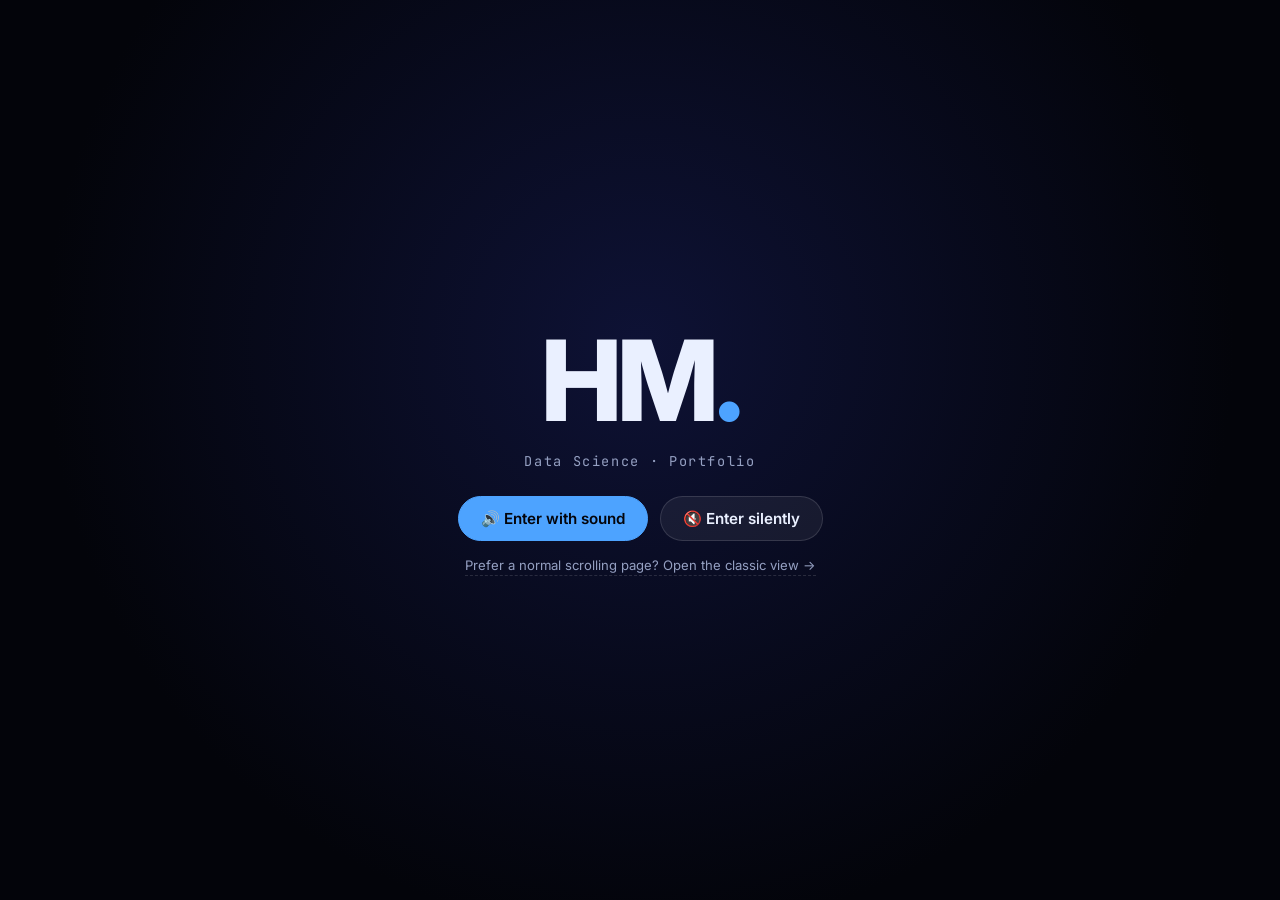
<file: index.html>
<!DOCTYPE html>
<html lang="en">
<head>
  <meta charset="UTF-8" />
  <meta name="viewport" content="width=device-width, initial-scale=1, viewport-fit=cover" />
  <title>HARISHMA M | Portfolio</title>
  <meta name="description" content="Portfolio of Harishma M - Data Science student. Explore it as a 3D cube or fly through it in a game world." />
  <meta name="theme-color" content="#04050b" />
  <link rel="preconnect" href="https://fonts.googleapis.com" />
  <link href="https://fonts.googleapis.com/css2?family=Inter:wght@400;500;600;700;800&family=JetBrains+Mono:wght@500&display=swap" rel="stylesheet" />
  <link rel="stylesheet" href="world.css" />
</head>
<body class="mode-cube">
  <canvas id="space" aria-hidden="true"></canvas>

  <!-- ENTRY GATE (also unlocks sound, which browsers only allow after a click) -->
  <div id="gate">
    <div class="g-in">
      <div class="g-logo">HM<i>.</i></div>
      <p class="g-sub">Data Science · Portfolio</p>
      <div class="g-btns">
        <button id="gSound" class="btn primary" type="button">🔊 Enter with sound</button>
        <button id="gSilent" class="btn" type="button">🔇 Enter silently</button>
      </div>
      <a class="g-classic" href="classic.html">Prefer a normal scrolling page? Open the classic view →</a>
    </div>
  </div>

  <header class="hud">
    <div class="brand" id="brand" title="HARISHMA M">
      <b><span class="full">HARISHMA M</span><span class="short">HM.</span></b><small>Data Science · Portfolio</small>
    </div>
    <nav class="tools" aria-label="Controls">
      <button id="bMode" class="tbtn" type="button" aria-label="Switch mode"><span class="ic">🚀</span><span class="lbl">Game mode</span></button>
      <button id="bSound" class="tbtn" type="button" aria-label="Toggle sound"><span class="ic">🔇</span><span class="lbl">Sound</span></button>
      <button id="bAch" class="tbtn" type="button" aria-label="Achievements"><span class="ic">🏆</span><span class="lbl" id="achCount">0/6</span></button>
      <a id="bClassic" class="tbtn" href="classic.html"><span class="ic">📄</span><span class="lbl">Classic view</span></a>
      <a id="bResume" class="tbtn solid" href="Harishma_M.pdf" download><span class="ic">⬇</span><span class="lbl">Résumé</span></a>
    </nav>
  </header>

  <main id="stage">
    <div id="scene" aria-label="3D cube. Drag to rotate, click a face to open it.">
      <div id="cube"></div>
      <div class="floor" aria-hidden="true"></div>
    </div>
  </main>

  <nav id="facenav" aria-label="Sections"></nav>
  <p id="hint"></p>
  <button id="dock" type="button" hidden></button>

  <!-- SECTION PANEL -->
  <div id="panel" role="dialog" aria-modal="true" aria-labelledby="pTitle">
    <div class="sheet" id="sheet"></div>
  </div>

  <!-- ACHIEVEMENTS -->
  <aside id="ach" aria-label="Achievements" hidden></aside>
  <div id="toast" role="status" aria-live="polite"></div>

  <!-- HIDDEN TERMINAL -->
  <div id="term" role="dialog" aria-label="Terminal" aria-hidden="true">
    <div class="t-bar"><i></i><i></i><i></i><span>harishma@portfolio:~</span><button id="tClose" type="button" aria-label="Close terminal">✕</button></div>
    <div id="tout" class="t-out"></div>
    <label class="t-row"><span>❯</span><input id="tin" type="text" autocomplete="off" autocapitalize="off" spellcheck="false" aria-label="Terminal input" /></label>
  </div>

  <noscript><p style="position:fixed;inset:0;z-index:999;display:grid;place-items:center;background:#04050b;color:#fff;font-family:sans-serif;text-align:center;padding:24px">This interactive version needs JavaScript. <a style="color:#7cc4ff" href="classic.html">Open the classic view</a>.</p></noscript>
  <script src="world.js"></script>
</body>
</html>
</file>
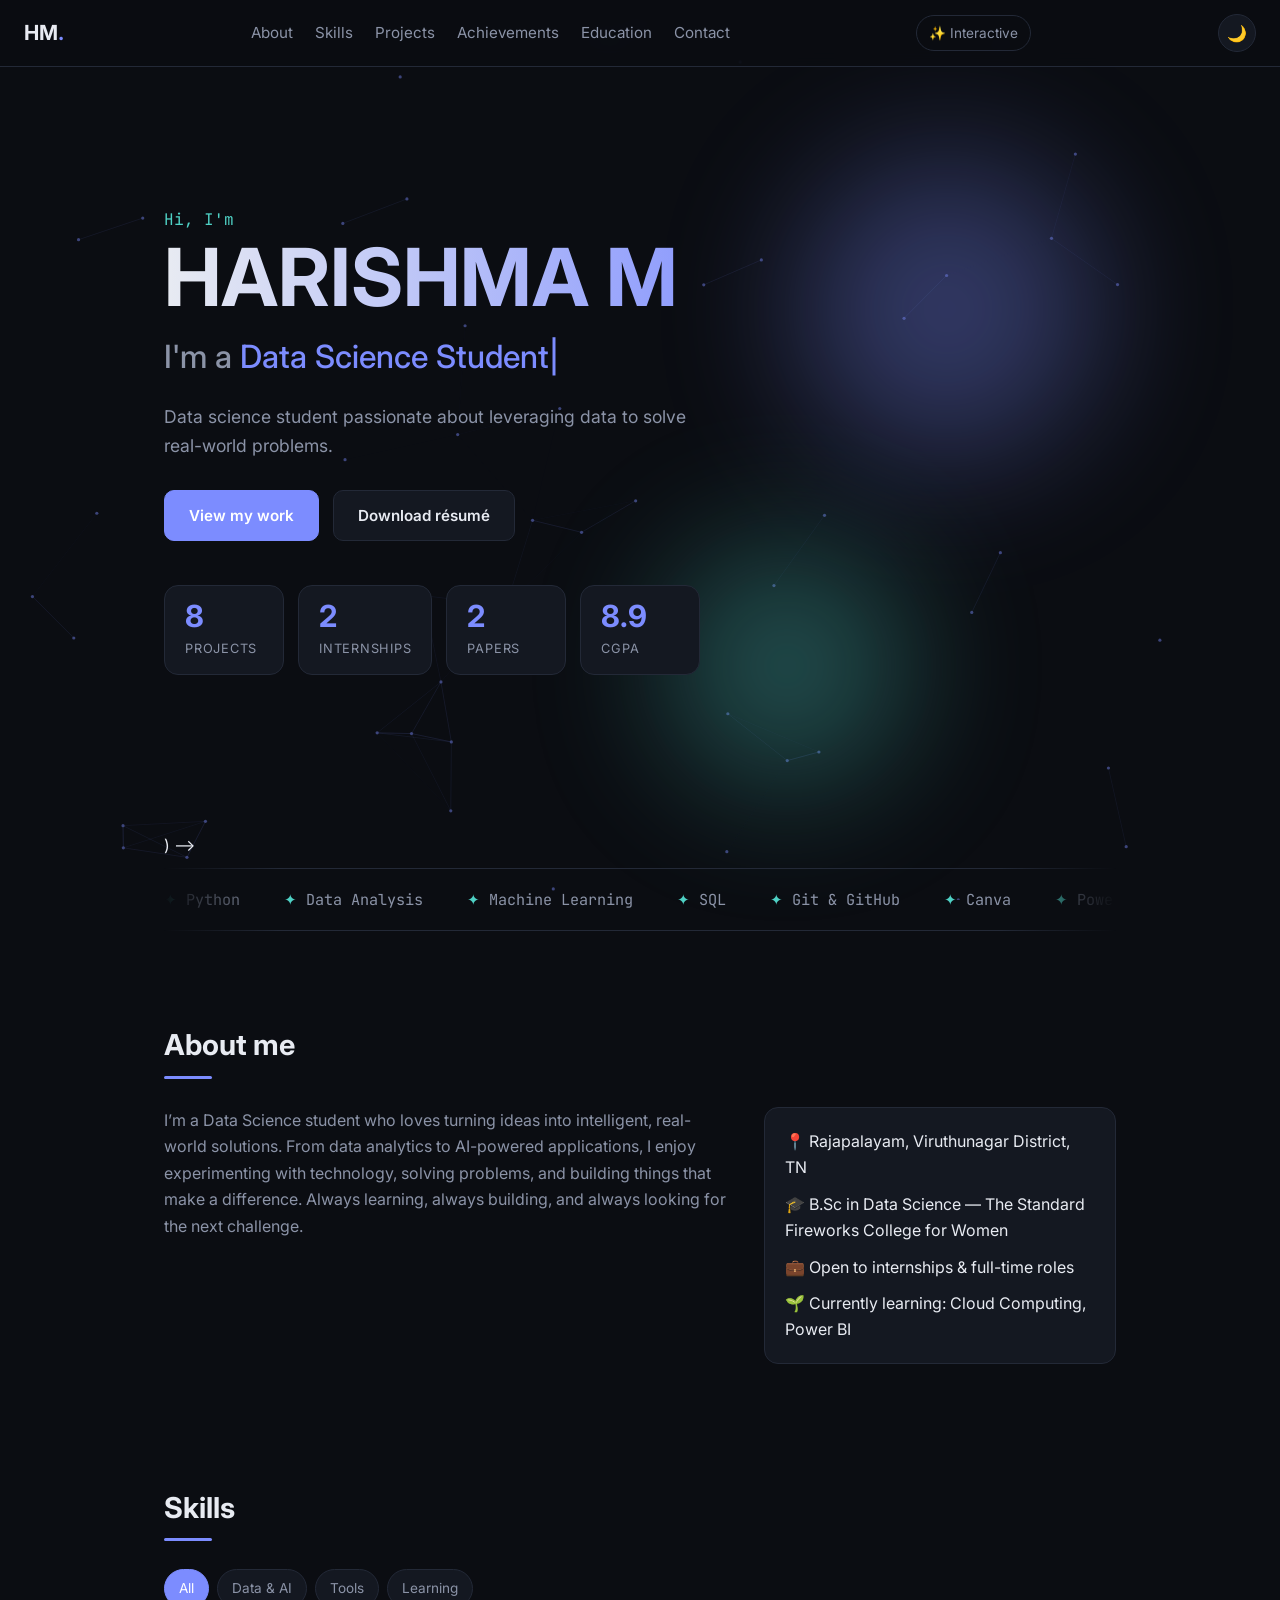
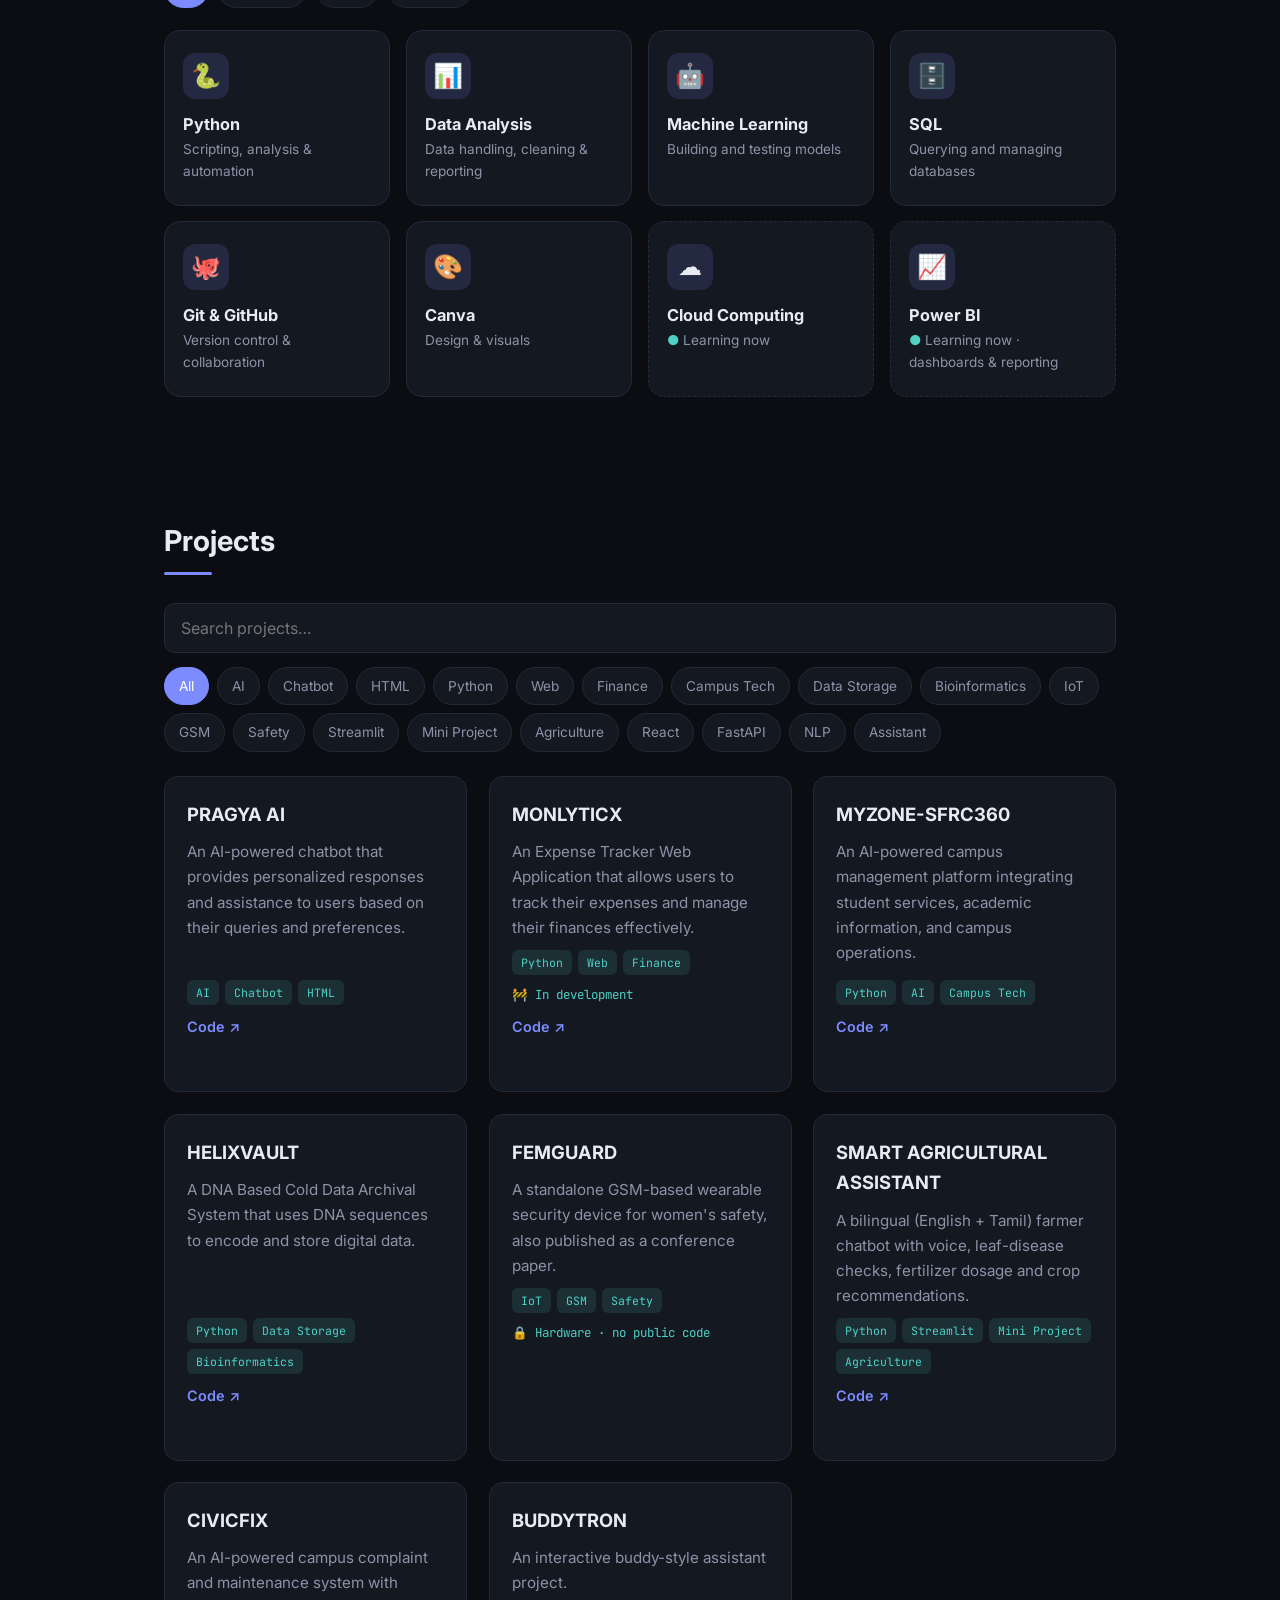
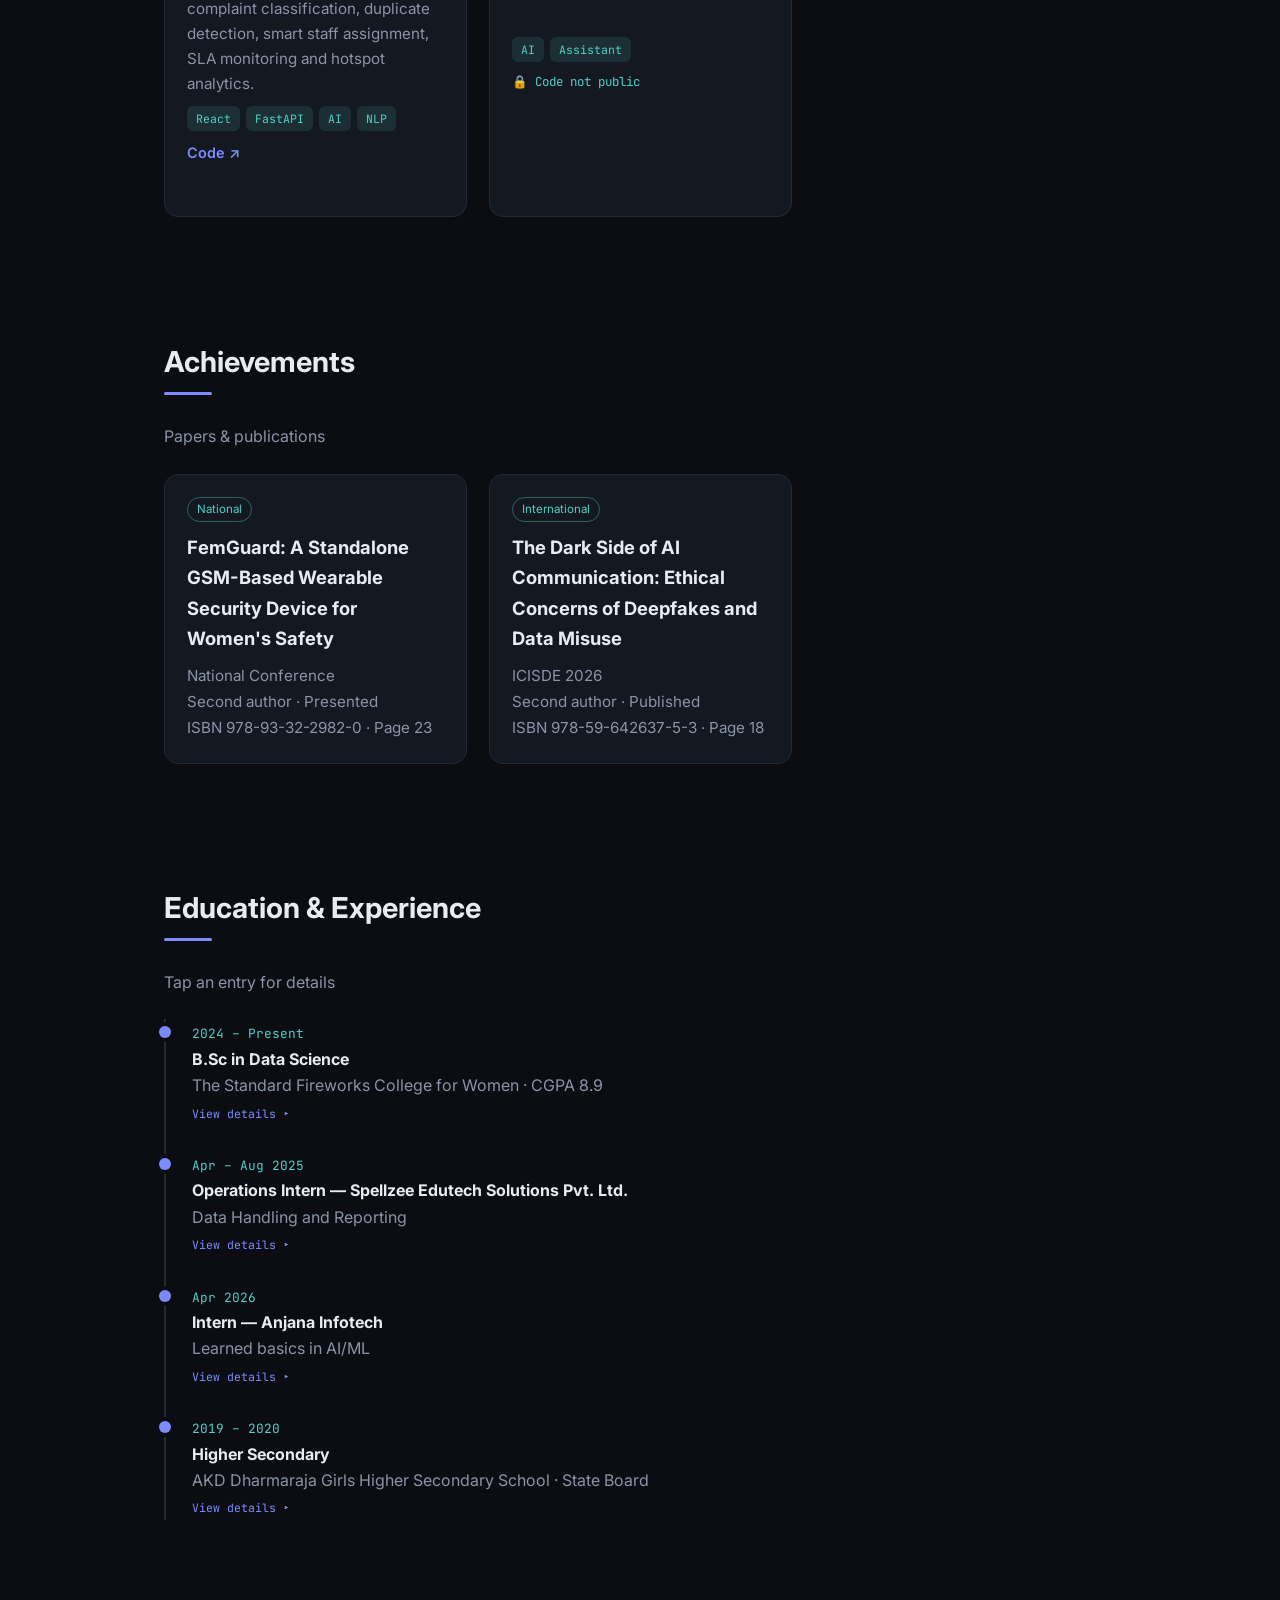
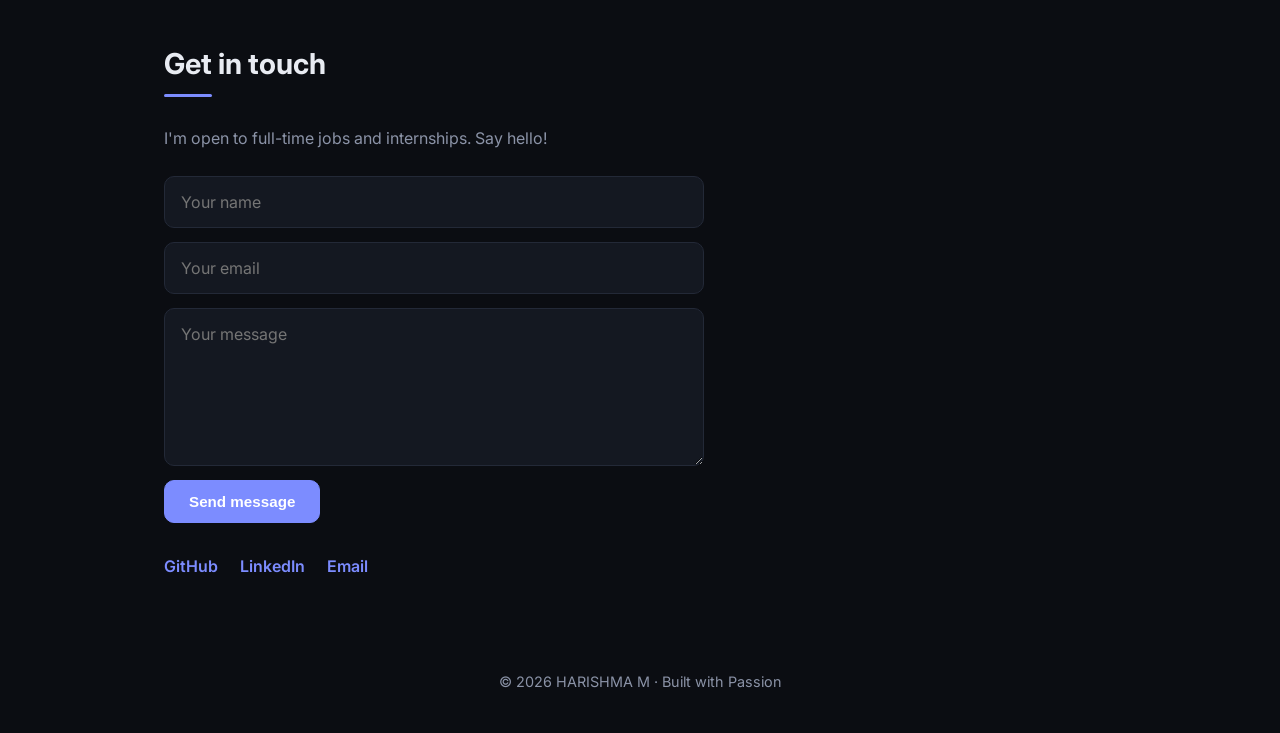
<file: classic.html>
<!DOCTYPE html>
<html lang="en" data-theme="dark">
<head>
  <meta charset="UTF-8" />
  <meta name="viewport" content="width=device-width, initial-scale=1" />
  <title>HARISHMA M | Portfolio</title>
  <meta name="description" content="Classic view of HARISHMA M's portfolio: Data Science student, projects and achievements." />
  <link rel="preconnect" href="https://fonts.googleapis.com" />
  <link href="https://fonts.googleapis.com/css2?family=Inter:wght@400;500;600;700&family=JetBrains+Mono:wght@500&display=swap" rel="stylesheet" />
  <style>
:root {
  --bg: #0b0d12;
  --surface: #141821;
  --border: #232937;
  --text: #e8ebf2;
  --muted: #8b93a7;
  --accent: #7c8cff;
  --accent2: #4fd1c5;
  --radius: 14px;
}
[data-theme="light"] {
  --bg: #f6f7fb;
  --surface: #ffffff;
  --border: #e2e5ee;
  --text: #161a24;
  --muted: #5d667a;
  --accent: #4f5bd5;
  --accent2: #0d9488;
}
* { box-sizing: border-box; margin: 0; padding: 0; }
html { scroll-behavior: smooth; scroll-padding-top: 80px; }
body {
  font-family: "Inter", system-ui, sans-serif;
  background: var(--bg);
  color: var(--text);
  line-height: 1.65;
  transition: background .3s, color .3s;
}
a { color: inherit; text-decoration: none; }
main, footer { max-width: 1000px; margin: 0 auto; padding: 0 24px; }
section { padding: 90px 0 30px; }

/* NAV */
.nav {
  position: sticky; top: 0; z-index: 10;
  display: flex; align-items: center; justify-content: space-between;
  padding: 14px 24px;
  background: color-mix(in srgb, var(--bg) 80%, transparent);
  backdrop-filter: blur(10px);
  border-bottom: 1px solid var(--border);
}
.logo { font-weight: 700; font-size: 1.3rem; }
.logo span { color: var(--accent); }
.nav nav { display: flex; gap: 22px; }
.nav nav a { color: var(--muted); font-size: .95rem; transition: color .2s; }
.nav nav a:hover { color: var(--text); }
#themeToggle {
  background: var(--surface); border: 1px solid var(--border);
  border-radius: 50%; width: 38px; height: 38px; cursor: pointer; font-size: 1rem;
}

/* HERO */
.hero { padding-top: 140px; min-height: 85vh; }
.eyebrow { font-family: "JetBrains Mono", monospace; color: var(--accent2); }
.hero h1 {
  font-size: clamp(2.8rem, 8vw, 5rem); line-height: 1.1;
  background: linear-gradient(90deg, var(--text), var(--accent));
  -webkit-background-clip: text; background-clip: text; color: transparent;
}
.hero h2 { font-size: clamp(1.3rem, 3.5vw, 2rem); font-weight: 500; color: var(--muted); margin: 10px 0 18px; }
#typed { color: var(--accent); }
.cursor { animation: blink 1s steps(1) infinite; color: var(--accent); }
@keyframes blink { 50% { opacity: 0; } }
.lead { max-width: 560px; color: var(--muted); font-size: 1.1rem; }
.lead.small { font-size: 1rem; margin-bottom: 24px; }
.cta { display: flex; gap: 14px; margin-top: 30px; flex-wrap: wrap; }
.btn {
  display: inline-block; padding: 12px 24px; border-radius: 10px;
  border: 1px solid var(--border); background: var(--surface);
  font-weight: 600; cursor: pointer; font-size: .95rem; color: var(--text);
  transition: transform .2s, border-color .2s;
}
.btn:hover { transform: translateY(-2px); border-color: var(--accent); }
.btn.primary { background: var(--accent); border-color: var(--accent); color: #fff; }

.section-title { font-size: 1.8rem; margin-bottom: 28px; position: relative; padding-bottom: 10px; }
.section-title::after { content: ""; position: absolute; left: 0; bottom: 0; width: 48px; height: 3px; border-radius: 3px; background: var(--accent); }

/* ABOUT */
.about-grid { display: grid; grid-template-columns: 1.6fr 1fr; gap: 36px; color: var(--muted); }
.facts { list-style: none; background: var(--surface); border: 1px solid var(--border); border-radius: var(--radius); padding: 20px; display: grid; gap: 10px; color: var(--text); }

/* SKILLS */
.skills { display: grid; grid-template-columns: repeat(auto-fit, minmax(280px, 1fr)); gap: 22px 40px; }
.skill-head { display: flex; justify-content: space-between; font-weight: 500; margin-bottom: 6px; }
.pct { color: var(--muted); font-family: "JetBrains Mono", monospace; font-size: .85rem; }
.bar { height: 8px; background: var(--surface); border: 1px solid var(--border); border-radius: 8px; overflow: hidden; }
.fill { height: 100%; width: 0; background: linear-gradient(90deg, var(--accent), var(--accent2)); border-radius: 8px; transition: width 1.2s cubic-bezier(.2,.8,.2,1); }

/* PROJECTS */
.controls { display: flex; gap: 14px; flex-wrap: wrap; margin-bottom: 24px; align-items: center; }
#search {
  flex: 1 1 220px; padding: 11px 16px; border-radius: 10px;
  border: 1px solid var(--border); background: var(--surface); color: var(--text); font: inherit;
}
#search:focus { outline: 2px solid var(--accent); }
.filters { display: flex; gap: 8px; flex-wrap: wrap; }
.chip {
  padding: 7px 14px; border-radius: 999px; border: 1px solid var(--border);
  background: var(--surface); color: var(--muted); cursor: pointer; font: inherit; font-size: .85rem;
}
.chip.active, .chip:hover { color: #fff; background: var(--accent); border-color: var(--accent); }
.grid { display: grid; grid-template-columns: repeat(auto-fill, minmax(290px, 1fr)); gap: 22px; }
.card {
  background: var(--surface); border: 1px solid var(--border); border-radius: var(--radius);
  padding: 22px; display: flex; flex-direction: column; gap: 10px;
  transition: transform .25s, border-color .25s, box-shadow .25s;
  animation: pop .4s ease both;
}
.card:hover { transform: translateY(-6px); border-color: var(--accent); box-shadow: 0 14px 30px -14px color-mix(in srgb, var(--accent) 50%, transparent); }
@keyframes pop { from { opacity: 0; transform: translateY(12px); } }
.card h4 { font-size: 1.15rem; }
.card p { color: var(--muted); font-size: .95rem; flex: 1; }
.tags { display: flex; flex-wrap: wrap; gap: 6px; }
.tags span { font-family: "JetBrains Mono", monospace; font-size: .72rem; color: var(--accent2); background: color-mix(in srgb, var(--accent2) 12%, transparent); padding: 3px 9px; border-radius: 6px; }
.links { display: flex; gap: 16px; font-weight: 600; font-size: .9rem; }
.links a { color: var(--accent); }
.links a:hover { text-decoration: underline; }
.empty { color: var(--muted); text-align: center; padding: 30px; }

/* TIMELINE */
.timeline { border-left: 2px solid var(--border); padding-left: 26px; display: grid; gap: 26px; }
.item { position: relative; }
.item::before { content: ""; position: absolute; left: -33px; top: 7px; width: 12px; height: 12px; border-radius: 50%; background: var(--accent); box-shadow: 0 0 0 4px var(--bg); }
.date { font-family: "JetBrains Mono", monospace; font-size: .8rem; color: var(--accent2); }
.item p { color: var(--muted); }

/* CONTACT */
.form { display: grid; gap: 14px; max-width: 540px; }
.form input, .form textarea {
  padding: 12px 16px; border-radius: 10px; border: 1px solid var(--border);
  background: var(--surface); color: var(--text); font: inherit; resize: vertical;
}
.form input:focus, .form textarea:focus { outline: 2px solid var(--accent); }
.form .btn { justify-self: start; }
.socials { display: flex; gap: 22px; margin-top: 30px; }
.socials a { color: var(--accent); font-weight: 600; }
.socials a:hover { text-decoration: underline; }
footer { text-align: center; color: var(--muted); padding: 60px 24px 40px; font-size: .9rem; }

/* SCROLL REVEAL */
.reveal { opacity: 0; transform: translateY(26px); transition: opacity .7s, transform .7s; }
.reveal.visible { opacity: 1; transform: none; }

@media (max-width: 700px) {
  .nav nav { display: none; }
  .about-grid { grid-template-columns: 1fr; }
  section { padding-top: 70px; }
}
@media (prefers-reduced-motion: reduce) {
  * { animation: none !important; transition: none !important; }
  .reveal { opacity: 1; transform: none; }
}

/* extras.css — loads AFTER style.css. Adds animations, skill cards, project modal, GitHub list. */

main, footer { position: relative; z-index: 1; }

/* ---------- Ambient layers ---------- */
#bg { position: fixed; inset: 0; width: 100%; height: 100%; z-index: 0; pointer-events: none; opacity: .55; }
#glow {
  position: fixed; top: 0; left: 0; width: 460px; height: 460px; z-index: 0; pointer-events: none;
  margin: -230px 0 0 -230px; border-radius: 50%;
  background: radial-gradient(circle, color-mix(in srgb, var(--accent, #7c8cff) 22%, transparent), transparent 65%);
  transform: translate3d(-999px, -999px, 0); will-change: transform;
}
#progress {
  position: fixed; top: 0; left: 0; height: 3px; width: 100%; z-index: 50;
  background: linear-gradient(90deg, var(--accent, #7c8cff), var(--accent2, #4fd1c5));
  transform: scaleX(0); transform-origin: 0 50%;
}

/* ---------- Nav active link ---------- */
.nav nav a { position: relative; }
.nav nav a::after {
  content: ""; position: absolute; left: 0; bottom: -4px; height: 2px; width: 100%;
  background: var(--accent, #7c8cff); transform: scaleX(0); transform-origin: left; transition: transform .3s;
}
.nav nav a.active { color: var(--text); }
.nav nav a.active::after, .nav nav a:hover::after { transform: scaleX(1); }

/* ---------- Hero stats ---------- */
.stats { display: flex; gap: 14px; flex-wrap: wrap; margin-top: 44px; }
.stat {
  min-width: 120px; padding: 14px 20px; border-radius: 14px;
  background: var(--surface); border: 1px solid var(--border);
  transition: transform .25s, border-color .25s;
}
.stat:hover { transform: translateY(-4px); border-color: var(--accent, #7c8cff); }
.stat b { display: block; font-size: 1.9rem; line-height: 1.1; color: var(--accent, #7c8cff); }
.stat span { font-size: .8rem; color: var(--muted); text-transform: uppercase; letter-spacing: .06em; }

/* Hero entrance */
.hero > * { animation: rise .8s cubic-bezier(.2,.8,.2,1) both; }
.hero > :nth-child(2) { animation-delay: .08s; }
.hero > :nth-child(3) { animation-delay: .16s; }
.hero > :nth-child(4) { animation-delay: .24s; }
.hero > :nth-child(5) { animation-delay: .32s; }
.hero > :nth-child(6) { animation-delay: .4s; }
@keyframes rise { from { opacity: 0; transform: translateY(22px); } }

/* ---------- Skills ---------- */
.skill-tabs { display: flex; gap: 8px; flex-wrap: wrap; margin-bottom: 22px; }
.skill-grid { display: grid; grid-template-columns: repeat(auto-fill, minmax(190px, 1fr)); gap: 16px; }
.skill-card {
  --mx: 50%; --my: 50%;
  position: relative; overflow: hidden; padding: 22px 18px; border-radius: 16px;
  background: var(--surface); border: 1px solid var(--border);
  transform: perspective(700px) rotateX(var(--rx, 0deg)) rotateY(var(--ry, 0deg)) translateY(var(--ty, 0));
  transition: transform .15s ease-out, border-color .3s, opacity .4s;
  cursor: default;
}
.skill-card::before {
  content: ""; position: absolute; inset: 0; pointer-events: none; opacity: 0; transition: opacity .3s;
  background: radial-gradient(180px circle at var(--mx) var(--my), color-mix(in srgb, var(--accent, #7c8cff) 28%, transparent), transparent 70%);
}
.skill-card:hover { --ty: -6px; border-color: var(--accent, #7c8cff); }
.skill-card:hover::before { opacity: 1; }
.skill-card .s-icon {
  display: inline-grid; place-items: center; width: 46px; height: 46px; font-size: 1.5rem; border-radius: 12px;
  background: color-mix(in srgb, var(--accent, #7c8cff) 14%, transparent); margin-bottom: 12px;
  transition: transform .3s;
}
.skill-card:hover .s-icon { transform: scale(1.15) rotate(-6deg); }
.skill-card h4 { font-size: 1.02rem; }
.skill-card p { color: var(--muted); font-size: .85rem; }
.skill-card.learning { border-style: dashed; }
.skill-card.learning p::before { content: "● "; color: var(--accent2, #4fd1c5); animation: pulse 1.6s infinite; }
@keyframes pulse { 50% { opacity: .25; } }
.skill-card.hide { display: none; }
.skill-card.pop-in { animation: pop2 .45s cubic-bezier(.2,.8,.2,1) both; animation-delay: calc(var(--i, 0) * 60ms); }
@keyframes pop2 { from { opacity: 0; transform: scale(.85) translateY(14px); } }

/* ---------- Project cards ---------- */
.card {
  position: relative; cursor: pointer;
  transform: perspective(800px) rotateX(var(--rx, 0deg)) rotateY(var(--ry, 0deg)) translateY(var(--ty, 0));
  transition: transform .15s ease-out, border-color .25s, box-shadow .25s;
  animation: cardIn .5s ease both; animation-delay: calc(var(--i, 0) * 80ms);
}
.card:hover { --ty: -6px; transform: perspective(800px) rotateX(var(--rx, 0deg)) rotateY(var(--ry, 0deg)) translateY(-6px); }
.card:focus-visible { outline: 2px solid var(--accent, #7c8cff); outline-offset: 3px; }
@keyframes cardIn { from { opacity: 0; } }
.card .hint { font-size: .75rem; color: var(--muted); opacity: 0; transition: opacity .25s; }
.card:hover .hint, .card:focus-visible .hint { opacity: 1; }
.badge {
  align-self: flex-start; font-size: .72rem; padding: 2px 9px; border-radius: 999px;
  color: var(--accent2, #4fd1c5); border: 1px solid color-mix(in srgb, var(--accent2, #4fd1c5) 40%, transparent);
}

/* ---------- More on GitHub ---------- */
.more { margin-top: 40px; }
.more h4 { margin-bottom: 14px; color: var(--muted); font-weight: 600; }
.more-list { display: grid; grid-template-columns: repeat(auto-fill, minmax(240px, 1fr)); gap: 12px; }
.more-list a {
  display: block; padding: 14px 16px; border-radius: 12px; background: var(--surface); border: 1px solid var(--border);
  transition: transform .2s, border-color .2s;
}
.more-list a:hover { transform: translateY(-3px); border-color: var(--accent, #7c8cff); }
.more-list b { display: block; }
.more-list small { color: var(--muted); }

/* ---------- Modal ---------- */
dialog#modal {
  margin: auto; max-width: min(560px, calc(100vw - 32px)); width: 100%; padding: 30px; border-radius: 18px;
  background: var(--surface); color: var(--text); border: 1px solid var(--border);
  box-shadow: 0 30px 80px -20px rgba(0,0,0,.6);
}
dialog#modal[open] { animation: modalIn .3s cubic-bezier(.2,.8,.2,1); }
dialog#modal::backdrop { background: rgba(5, 7, 12, .65); backdrop-filter: blur(4px); }
@keyframes modalIn { from { opacity: 0; transform: translateY(20px) scale(.97); } }
#mTitle { font-size: 1.5rem; margin-bottom: 10px; }
#mDesc { color: var(--muted); margin-bottom: 16px; }
#mTags { margin-bottom: 14px; }
.m-meta { color: var(--muted); font-size: .85rem; margin-bottom: 18px; }
.m-close {
  position: absolute; top: 14px; right: 14px; width: 34px; height: 34px; border-radius: 50%;
  border: 1px solid var(--border); background: var(--bg); color: var(--text); cursor: pointer;
}
.m-close:hover { border-color: var(--accent, #7c8cff); }

/* ---------- Back to top ---------- */
#toTop {
  position: fixed; right: 22px; bottom: 22px; z-index: 20; width: 46px; height: 46px; border-radius: 50%;
  border: 1px solid var(--border); background: var(--accent, #7c8cff); color: #fff; font-size: 1.2rem; cursor: pointer;
  box-shadow: 0 10px 24px -8px rgba(0,0,0,.5); transition: transform .2s;
}
#toTop:hover { transform: translateY(-4px); }

/* ---------- Staggered reveal for children ---------- */
.reveal .timeline .item { opacity: 0; transform: translateX(-16px); transition: opacity .6s, transform .6s; }
.reveal.visible .timeline .item { opacity: 1; transform: none; }
.reveal.visible .timeline .item:nth-child(2) { transition-delay: .1s; }
.reveal.visible .timeline .item:nth-child(3) { transition-delay: .2s; }
.reveal.visible .timeline .item:nth-child(4) { transition-delay: .3s; }

@media (hover: none) { #glow { display: none; } }
@media (prefers-reduced-motion: reduce) {
  #bg, #glow { display: none; }
  .card, .skill-card { transform: none !important; }
  .reveal .timeline .item { opacity: 1; transform: none; }
}


/* ===== MORE ANIMATIONS (paste at the very end of extras.css) ===== */

/* 1. Shimmering gradient on your name */
.hero h1 {
  background-image: linear-gradient(90deg, var(--text), var(--accent), var(--accent2, #4fd1c5), var(--text));
  background-size: 200% 100%;
  animation: rise .8s cubic-bezier(.2,.8,.2,1) both, shimmer 7s linear infinite;
}
@keyframes shimmer { to { background-position: 200% 0; } }

/* 2. Floating colour blobs behind the hero (they also drift on scroll) */
.hero { position: relative; }
.hero::before, .hero::after {
  content: ""; position: absolute; z-index: -1; border-radius: 50%;
  filter: blur(70px); opacity: .35; pointer-events: none;
}
.hero::before {
  width: 300px; height: 300px; right: 2%; top: 12%; background: var(--accent, #7c8cff);
  animation: drift 14s ease-in-out infinite alternate; translate: 0 calc(var(--sy, 0) * -.12px);
}
.hero::after {
  width: 240px; height: 240px; right: 22%; bottom: 6%; background: var(--accent2, #4fd1c5);
  animation: drift 18s ease-in-out infinite alternate-reverse; translate: 0 calc(var(--sy, 0) * .08px);
}
@keyframes drift { to { transform: translate(-40px, 30px) scale(1.15); } }

/* 3. Buttons: shine sweep + magnetic pull (JS) */
.btn { position: relative; overflow: hidden; transition: transform .2s, border-color .2s, translate .2s ease-out; }
.btn::after {
  content: ""; position: absolute; inset: 0; pointer-events: none; transform: translateX(-120%);
  background: linear-gradient(110deg, transparent 30%, rgba(255,255,255,.35) 50%, transparent 70%);
}
.btn:hover::after { transform: translateX(120%); transition: transform .7s; }
#themeToggle { transition: translate .2s ease-out, transform .3s; }
#themeToggle:hover { transform: rotate(20deg); }

/* 4. Click ripple on buttons and filter chips */
.chip { position: relative; overflow: hidden; }
.ripple {
  position: absolute; border-radius: 50%; background: rgba(255,255,255,.4); pointer-events: none;
  transform: scale(0); animation: ripple .65s ease-out forwards;
}
@keyframes ripple { to { transform: scale(2.6); opacity: 0; } }

/* 5. Section underline draws itself */
.reveal .section-title::after { transform: scaleX(0); transform-origin: left; transition: transform .8s .25s; }
.reveal.visible .section-title::after { transform: none; }

/* 6. About: paragraph slides in from the left, facts stagger in from the right */
.reveal .about-grid > p { opacity: 0; transform: translateX(-26px); transition: opacity .7s, transform .7s; }
.reveal.visible .about-grid > p { opacity: 1; transform: none; }
.reveal .facts li { opacity: 0; transform: translateX(26px); transition: opacity .6s, transform .6s; }
.reveal.visible .facts li { opacity: 1; transform: none; }
.reveal.visible .facts li:nth-child(2) { transition-delay: .12s; }
.reveal.visible .facts li:nth-child(3) { transition-delay: .24s; }
.reveal.visible .facts li:nth-child(4) { transition-delay: .36s; }

/* 7. Skill icons gently float */
.s-icon { animation: bob 3.2s ease-in-out infinite; }
.skill-card:nth-child(2n) .s-icon { animation-delay: -.8s; }
.skill-card:nth-child(3n) .s-icon { animation-delay: -1.6s; }
@keyframes bob { 50% { translate: 0 -5px; } }

/* 8. Project cards: spotlight follows the mouse */
.card::before {
  content: ""; position: absolute; inset: 0; border-radius: inherit; pointer-events: none; opacity: 0; transition: opacity .3s;
  background: radial-gradient(220px circle at var(--mx, 50%) var(--my, 50%), color-mix(in srgb, var(--accent, #7c8cff) 22%, transparent), transparent 70%);
}
.card:hover::before { opacity: 1; }

/* 9. Timeline dots pulse */
.item::before { animation: ring 2.4s ease-out infinite; }
.item:nth-child(2)::before { animation-delay: .5s; }
.item:nth-child(3)::before { animation-delay: 1s; }
.item:nth-child(4)::before { animation-delay: 1.5s; }
@keyframes ring {
  0%   { box-shadow: 0 0 0 4px var(--bg), 0 0 0 4px color-mix(in srgb, var(--accent) 60%, transparent); }
  100% { box-shadow: 0 0 0 4px var(--bg), 0 0 0 16px transparent; }
}

/* 10. Scrolling skills ticker */
.marquee {
  overflow: hidden; padding: 18px 0; margin-top: 10px; border-block: 1px solid var(--border);
  -webkit-mask-image: linear-gradient(90deg, transparent, #000 12%, #000 88%, transparent);
          mask-image: linear-gradient(90deg, transparent, #000 12%, #000 88%, transparent);
}
.marquee-track { display: flex; width: max-content; animation: ticker 28s linear infinite; }
.marquee:hover .marquee-track { animation-play-state: paused; }
.marquee span { white-space: nowrap; padding-right: 44px; font-family: "JetBrains Mono", monospace; font-size: .95rem; color: var(--muted); }
.marquee span::before { content: "✦ "; color: var(--accent2, #4fd1c5); }
@keyframes ticker { to { transform: translateX(-50%); } }

@media (prefers-reduced-motion: reduce) {
  .hero::before, .hero::after { display: none; }
  .hero h1, .s-icon, .item::before, .marquee-track { animation: none; }
  .reveal .about-grid > p, .reveal .facts li { opacity: 1; transform: none; }
}


/* ===== NAME: 3D TILT + SPOTLIGHT (paste at the very end of extras.css) ===== */
.hero h1 {
  /* spotlight layer on top of the shimmer gradient */
  background-image:
    radial-gradient(circle 110px at var(--nx, -300px) var(--ny, -300px), var(--accent2, #4fd1c5), transparent 70%),
    linear-gradient(90deg, var(--text), var(--accent), var(--accent2, #4fd1c5), var(--text));
  background-size: 100% 100%, 200% 100%;
  background-repeat: no-repeat, repeat;
  /* tilt */
  transform-origin: left center;
  transform: perspective(700px) rotateX(var(--hx, 0deg)) rotateY(var(--hy, 0deg));
  transition: transform .15s ease-out;
  cursor: default;
}
@keyframes shimmer {
  from { background-position: 0 0, 0 0; }
  to   { background-position: 0 0, 200% 0; }
}
@media (prefers-reduced-motion: reduce) {
  .hero h1 { transform: none; }
}


/* ===== SPLASH + CHART UNDERLINE + SECTION COLOUR SHIFT (paste at the very end of extras.css) ===== */

/* --- A. Colour shift: colours glide when the section changes --- */
@property --accent  { syntax: "<color>"; inherits: true; initial-value: #7c8cff; }
@property --accent2 { syntax: "<color>"; inherits: true; initial-value: #4fd1c5; }
html { transition: --accent 1.2s ease, --accent2 1.2s ease; }

html[data-sec="about"]     { --accent: #4da3ff; --accent2: #7c8cff; }
html[data-sec="skills"]    { --accent: #b583ff; --accent2: #ff7ad9; }
html[data-sec="projects"]  { --accent: #ffb454; --accent2: #ff7a59; }
html[data-sec="education"] { --accent: #4ade80; --accent2: #22d3ee; }
html[data-sec="contact"]   { --accent: #ff6b9a; --accent2: #ffb454; }

html[data-theme="light"][data-sec="about"]     { --accent: #2563eb; --accent2: #4f46e5; }
html[data-theme="light"][data-sec="skills"]    { --accent: #7c3aed; --accent2: #c026d3; }
html[data-theme="light"][data-sec="projects"]  { --accent: #d97706; --accent2: #ea580c; }
html[data-theme="light"][data-sec="education"] { --accent: #16a34a; --accent2: #0891b2; }
html[data-theme="light"][data-sec="contact"]   { --accent: #e11d48; --accent2: #d97706; }

/* --- B. Splash screen --- */
#splash {
  position: fixed; inset: 0; z-index: 100; display: grid; place-items: center; overflow: hidden;
  background: var(--bg); cursor: pointer;
  transition: transform .9s cubic-bezier(.76,0,.24,1), border-radius .9s cubic-bezier(.76,0,.24,1);
  animation: splashFail 0s linear 6s forwards;               /* safety: never stays forever */
}
@keyframes splashFail { to { visibility: hidden; pointer-events: none; } }
#splash::before {
  content: ""; position: absolute; width: 520px; height: 520px; border-radius: 50%; filter: blur(80px);
  background: radial-gradient(circle, color-mix(in srgb, var(--accent) 45%, transparent), transparent 70%);
  animation: splashGlow 2.4s ease-in-out infinite alternate;
}
@keyframes splashGlow { from { transform: scale(.8); opacity: .6; } to { transform: scale(1.15); opacity: 1; } }
#splash.leave { transform: translateY(-100%); border-radius: 0 0 50% 50% / 0 0 14% 14%; pointer-events: none; }
.sp-inner { position: relative; display: grid; justify-items: center; gap: 16px; transition: opacity .35s, transform .5s; }
#splash.leave .sp-inner { opacity: 0; transform: scale(1.12); }
.sp-mark { position: relative; display: grid; place-items: center; padding: 34px 44px; }
.sp-ring {
  position: absolute; inset: 0; border-radius: 50%; border: 2px solid transparent;
  border-top-color: var(--accent); border-right-color: var(--accent2, #4fd1c5); animation: spin 1.3s linear infinite;
}
@keyframes spin { to { transform: rotate(360deg); } }
.sp-logo { display: flex; font-size: clamp(3.6rem, 15vw, 6.5rem); font-weight: 700; line-height: 1; letter-spacing: -.02em; }
.sp-logo span { display: inline-block; opacity: 0; transform: translateY(30px) scale(.6); animation: letterPop .7s cubic-bezier(.2,1.4,.4,1) forwards; }
.sp-logo .l1 { animation-delay: .15s; }
.sp-logo .l2 { animation-delay: .3s; }
.sp-logo .l3 { animation-delay: .45s; color: var(--accent); }
@keyframes letterPop { to { opacity: 1; transform: none; } }
.sp-text, .sp-pct { font-family: "JetBrains Mono", monospace; color: var(--muted); font-size: .85rem; letter-spacing: .08em; }
.sp-text { opacity: 0; animation: fadeUp .6s .7s forwards; }
@keyframes fadeUp { from { opacity: 0; transform: translateY(8px); } to { opacity: 1; transform: none; } }
.sp-line { width: min(260px, 62vw); height: 3px; border-radius: 3px; overflow: hidden; background: var(--border); }
.sp-line i { display: block; height: 100%; width: 0; background: linear-gradient(90deg, var(--accent), var(--accent2, #4fd1c5)); animation: fillBar 2.2s linear forwards; }
@keyframes fillBar { to { width: 100%; } }
.sp-skip {
  position: absolute; right: 22px; bottom: 22px; padding: 8px 16px; border-radius: 999px; cursor: pointer;
  border: 1px solid var(--border); background: var(--surface); color: var(--muted); font: inherit; font-size: .85rem;
}
.sp-skip:hover { color: var(--text); border-color: var(--accent); }
html.splashing { overflow: hidden; }
html.no-splash #splash { display: none; }

/* hero waits (paused) until the splash lifts, so you actually see its entrance */
html.splashing .hero *, html.splashing .hero::before, html.splashing .hero::after { animation-play-state: paused; }

/* --- C. Chart underline --- */
.chart-line { display: block; width: min(100%, 380px); height: auto; margin: 4px 0 16px; overflow: visible; }
.chart-line .grid line { stroke: var(--border); stroke-width: 1; stroke-dasharray: 3 5; }
.chart-line .line { stroke-dasharray: 1; stroke-dashoffset: 1; animation: chartDraw 1.8s cubic-bezier(.5,0,.2,1) 1s forwards; }
.chart-line .area { opacity: 0; animation: areaIn 1s ease 2s forwards; }
.chart-line .pt { fill: var(--bg); stroke: var(--accent); stroke-width: 2; opacity: 0; animation: ptIn .4s ease forwards; animation-delay: calc(var(--d) * 1s); }
.chart-line .end { fill: var(--accent2, #4fd1c5); opacity: 0; animation: ptIn .4s ease 2.8s forwards; }
.chart-line .pulse { fill: var(--accent2, #4fd1c5); opacity: 0; transform-box: fill-box; transform-origin: center; animation: ringPulse 1.8s ease-out 3s infinite; }
@keyframes chartDraw { to { stroke-dashoffset: 0; } }
@keyframes areaIn { to { opacity: 1; } }
@keyframes ptIn { to { opacity: 1; } }
@keyframes ringPulse { 0% { opacity: .6; transform: scale(.6); } 100% { opacity: 0; transform: scale(3); } }
.chart-line .pt { transition: r .2s; }
.chart-line .pt:hover { r: 6; }

@media (prefers-reduced-motion: reduce) {
  #splash { display: none; }
  .chart-line .line { stroke-dashoffset: 0; animation: none; }
  .chart-line .area, .chart-line .pt, .chart-line .end { opacity: 1; animation: none; }
  .chart-line .pulse { display: none; }
  html { transition: none; }
}


/* ===== Achievements (papers), status labels, clickable journey ===== */
html[data-sec="achievements"] { --accent: #22d3ee; --accent2: #4da3ff; }
html[data-theme="light"][data-sec="achievements"] { --accent: #0891b2; --accent2: #2563eb; }
.card .status { font-family: "JetBrains Mono", monospace; font-size: .78rem; color: var(--accent2, #4fd1c5); }
.paper-meta { color: var(--muted); font-size: .9rem; line-height: 1.7; }
.paper-card { cursor: default; }
.timeline .item.clickable { cursor: pointer; border-radius: 14px; transition: background .25s, transform .25s; }
.timeline .item.clickable:hover, .timeline .item.clickable:focus-visible { transform: translateX(4px); outline: none; }
.timeline .item .more { display: inline-block; margin-top: 4px; font-family: "JetBrains Mono", monospace; font-size: .72rem; color: var(--accent, #7c8cff); }
.m-list { list-style: none; display: grid; gap: 8px; margin: 12px 0 16px; padding: 0; }
.m-list li { padding: 9px 12px; border-radius: 10px; background: var(--bg); border: 1px solid var(--border); font-size: .92rem; }
.m-list li::before { content: "★ "; color: var(--accent, #7c8cff); }
.m-label { font-family: "JetBrains Mono", monospace; font-size: .72rem; letter-spacing: .12em; text-transform: uppercase; color: var(--accent, #7c8cff); margin: 14px 0 6px; }
.switch-mode { font-size: .85rem; padding: 6px 12px; border: 1px solid var(--border); border-radius: 999px; color: var(--muted); }
.switch-mode:hover { color: var(--text); border-color: var(--accent, #7c8cff); }
@media (max-width: 720px) { .switch-mode { display: none; } }
#mTags:has(.m-list) { display: block; }

</style>
  <script>try{if(sessionStorage.getItem("splash"))document.documentElement.classList.add("no-splash")}catch(e){}</script>
</head>
<body>
<div id="splash" aria-label="Loading portfolio">
  <div class="sp-inner">
    <div class="sp-mark">
      <span class="sp-ring"></span>
      <div class="sp-logo"><span class="l1">H</span><span class="l2">M</span><span class="l3">.</span></div>
    </div>
    <p class="sp-text">Data Science · Portfolio</p>
    <div class="sp-line"><i></i></div>
    <p class="sp-pct"><span id="spPct">0</span>%</p>
  </div>
  <button id="spSkip" class="sp-skip" type="button">Skip ›</button>
</div>
  <div id="progress" aria-hidden="true"></div>
  <canvas id="bg" aria-hidden="true"></canvas>
  <div id="glow" aria-hidden="true"></div>

  <header class="nav">
    <a href="#home" class="logo">HM<span>.</span></a>
    <nav>
      <a href="#about">About</a>
      <a href="#skills">Skills</a>
      <a href="#projects">Projects</a>
      <a href="#achievements">Achievements</a>
      <a href="#education">Education</a>
      <a href="#contact">Contact</a>
    </nav>
    <a class="switch-mode" href="index.html" title="Open the 3D cube and game version">✨ Interactive</a>
    <button id="themeToggle" aria-label="Toggle theme (press T)">🌙</button>
  </header>

  <main>
    <!-- HERO -->
    <section id="home" class="hero">
      <p class="eyebrow">Hi, I'm</p>
      <h1>HARISHMA M</h1>
      
  <defs>
    <linearGradient id="cgLine" x1="0" x2="1" y1="0" y2="0">
      <stop offset="0" style="stop-color:var(--accent)"/><stop offset="1" style="stop-color:var(--accent2)"/>
    </linearGradient>
    <linearGradient id="cgFill" x1="0" x2="0" y1="0" y2="1">
      <stop offset="0" style="stop-color:var(--accent);stop-opacity:.3"/><stop offset="1" style="stop-color:var(--accent);stop-opacity:0"/>
    </linearGradient>
  </defs>
  <g class="grid"><line x1="0" y1="18" x2="420" y2="18"/><line x1="0" y1="38" x2="420" y2="38"/><line x1="0" y1="58" x2="420" y2="58"/></g>
  <path class="area" d="M6 58 L50 50 L85 54 L125 38 L165 44 L205 26 L245 33 L290 16 L335 24 L410 8 L410 70 L6 70 Z" fill="url(#cgFill)"/>
  <path class="line" pathLength="1" d="M6 58 L50 50 L85 54 L125 38 L165 44 L205 26 L245 33 L290 16 L335 24 L410 8" fill="none" stroke="url(#cgLine)" stroke-width="3" stroke-linecap="round" stroke-linejoin="round"/>
  <g class="pts">
    <circle class="pt" style="--d:1.0" cx="6" cy="58" r="3.5"/><circle class="pt" style="--d:1.2" cx="50" cy="50" r="3.5"/>
    <circle class="pt" style="--d:1.3" cx="85" cy="54" r="3.5"/><circle class="pt" style="--d:1.5" cx="125" cy="38" r="3.5"/>
    <circle class="pt" style="--d:1.7" cx="165" cy="44" r="3.5"/><circle class="pt" style="--d:1.9" cx="205" cy="26" r="3.5"/>
    <circle class="pt" style="--d:2.1" cx="245" cy="33" r="3.5"/><circle class="pt" style="--d:2.3" cx="290" cy="16" r="3.5"/>
    <circle class="pt" style="--d:2.5" cx="335" cy="24" r="3.5"/>
  </g>
  <circle class="pulse" cx="410" cy="8" r="6"/><circle class="end" cx="410" cy="8" r="5"/>
</svg>
      <h2>I'm a <span id="typed"></span><span class="cursor">|</span></h2>
      <p class="lead">Data science student passionate about leveraging data to solve real-world problems.</p>
      <div class="cta">
        <a class="btn primary" href="#projects">View my work</a>
        <a class="btn" href="Harishma_M.pdf" download>Download résumé</a>
      </div>
      <div class="stats">
        <div class="stat"><b id="statProjects" data-count="4">0</b><span>Projects</span></div>
        <div class="stat"><b data-count="2">0</b><span>Internships</span></div>
        <div class="stat"><b data-count="2">0</b><span>Papers</span></div>
        <div class="stat"><b data-count="8.9" data-decimals="1">0</b><span>CGPA</span></div>
      </div>
    </section>

    ) -->
    <div class="marquee" aria-hidden="true">
      <div class="marquee-track">
        <span>Python</span><span>Data Analysis</span><span>Machine Learning</span><span>SQL</span>
        <span>Git &amp; GitHub</span><span>Canva</span><span>Power BI</span><span>Cloud Computing</span>
      </div>
    </div>

    <!-- ABOUT -->
    <section id="about" class="reveal">
      <h3 class="section-title">About me</h3>
      <div class="about-grid">
        <p id="aboutText"></p>
        <ul class="facts" id="facts"></ul>
      </div>
    </section>

    <!-- SKILLS -->
    <section id="skills" class="reveal">
      <h3 class="section-title">Skills</h3>
      <div class="skill-tabs" id="skillTabs" role="tablist" aria-label="Filter skills">
        <button class="chip active" data-cat="all">All</button>
        <button class="chip" data-cat="data">Data &amp; AI</button>
        <button class="chip" data-cat="tools">Tools</button>
        <button class="chip" data-cat="learning">Learning</button>
      </div>
      <div class="skill-grid" id="skillGrid"></div>
    </section>

    <!-- PROJECTS -->
    <section id="projects" class="reveal">
      <h3 class="section-title">Projects</h3>
      <div class="controls">
        <input id="search" type="search" placeholder="Search projects…" aria-label="Search projects" />
        <div id="filters" class="filters"></div>
      </div>
      <div id="grid" class="grid"></div>
      <p id="empty" class="empty" hidden>No projects match your search.</p>

      <div id="more" class="more" hidden>
        <h4>More on GitHub</h4>
        <div id="moreList" class="more-list"></div>
      </div>
    </section>

    <!-- ACHIEVEMENTS: papers & publications -->
    <section id="achievements" class="reveal">
      <h3 class="section-title">Achievements</h3>
      <p class="lead small">Papers &amp; publications</p>
      <div id="paperGrid" class="grid"></div>
    </section>

    <!-- EDUCATION -->
    <section id="education" class="reveal">
      <h3 class="section-title">Education &amp; Experience</h3>
      <p class="lead small">Tap an entry for details</p>
      <div class="timeline" id="timeline"></div>
    </section>

    <!-- CONTACT -->
    <section id="contact" class="reveal">
      <h3 class="section-title">Get in touch</h3>
      <p class="lead small">I'm open to full-time jobs and internships. Say hello!</p>
      <form id="contactForm" class="form">
        <input name="name" placeholder="Your name" required />
        <input name="email" type="email" placeholder="Your email" required />
        <textarea name="message" rows="5" placeholder="Your message" required></textarea>
        <button class="btn primary" type="submit">Send message</button>
      </form>
      <div class="socials">
        <a href="https://github.com/officialmail2hari-hash" target="_blank" rel="noopener">GitHub</a>
        <a href="https://linkedin.com/in/harishma-m" target="_blank" rel="noopener">LinkedIn</a>
        <a href="mailto:officialmail2hari@gmail.com">Email</a>
      </div>
    </section>
  </main>

  <footer>© <span id="year"></span> HARISHMA M · Built with Passion </footer>

  <dialog id="modal" aria-labelledby="mTitle">
    <button class="m-close" id="mClose" aria-label="Close">✕</button>
    <h3 id="mTitle"></h3>
    <p id="mDesc"></p>
    <div id="mTags" class="tags"></div>
    <p id="mMeta" class="m-meta"></p>
    <div id="mLinks" class="links"></div>
  </dialog>

  <button id="toTop" aria-label="Back to top" hidden>↑</button>
  <script src="data.js"></script>
  <script>
/* Content comes from data.js (shared with the cube and game pages). Edit it there. */
const GH_USER = GITHUB.split("/").pop();
const projects = PROJECTS.map(p => ({ title: p.title, description: p.desc, tags: p.tags, repo: p.repo, demo: p.demo, status: p.status }));
const roles = ABOUT.roles;

const $ = (s, r = document) => r.querySelector(s);
const $$ = (s, r = document) => [...r.querySelectorAll(s)];
const reduceMotion = matchMedia("(prefers-reduced-motion: reduce)").matches;
const canHover = matchMedia("(hover: hover)").matches;

/* canvas state (declared early because setTheme uses it) */
let W, H, dots = [], mouse = { x: -999, y: -999 }, dotColor = "124,140,255";

/* ---------- Theme toggle (button or press T) ---------- */
const root = document.documentElement;
const toggle = $("#themeToggle");
let saved = null;
try { saved = localStorage.getItem("theme"); } catch (e) {}
setTheme(saved || "dark");

function setTheme(t) {
  root.setAttribute("data-theme", t);
  toggle.textContent = t === "dark" ? "🌙" : "☀️";
  try { localStorage.setItem("theme", t); } catch (e) {}
  readColors();
}
const flipTheme = () => setTheme(root.getAttribute("data-theme") === "dark" ? "light" : "dark");
toggle.addEventListener("click", flipTheme);
addEventListener("keydown", e => {
  if (e.key.toLowerCase() !== "t" || e.ctrlKey || e.metaKey || e.altKey) return;
  if (/input|textarea/i.test(document.activeElement.tagName)) return;
  flipTheme();
});

/* ---------- Typing animation ---------- */
const typed = $("#typed");
let r = 0, c = 0, deleting = false;
(function type() {
  const word = roles[r];
  typed.textContent = word.slice(0, c);
  if (!deleting && c === word.length) { deleting = true; return setTimeout(type, 1400); }
  if (deleting && c === 0) { deleting = false; r = (r + 1) % roles.length; }
  c += deleting ? -1 : 1;
  setTimeout(type, deleting ? 40 : 85);
})();

/* ---------- Projects: filter + search + modal ---------- */
const grid = $("#grid");
const filtersEl = $("#filters");
const searchEl = $("#search");
const emptyEl = $("#empty");
let activeTag = "All";

const repoUrl = p => `https://github.com/${GH_USER}/${p.repo}`;

const allTags = ["All", ...new Set(projects.flatMap(p => p.tags))];
allTags.forEach(tag => {
  const b = document.createElement("button");
  b.className = "chip" + (tag === "All" ? " active" : "");
  b.textContent = tag;
  b.addEventListener("click", () => {
    activeTag = tag;
    $$(".chip", filtersEl).forEach(x => x.classList.toggle("active", x === b));
    render();
  });
  filtersEl.appendChild(b);
});
searchEl.addEventListener("input", render);

function link(text, href) {
  const a = document.createElement("a");
  a.textContent = text; a.href = href; a.target = "_blank"; a.rel = "noopener";
  return a;
}

function render() {
  const q = searchEl.value.trim().toLowerCase();
  const list = projects.filter(p =>
    (activeTag === "All" || p.tags.includes(activeTag)) &&
    (p.title + " " + p.description + " " + p.tags.join(" ")).toLowerCase().includes(q)
  );
  grid.innerHTML = "";
  list.forEach((p, i) => {
    const card = document.createElement("article");
    card.className = "card";
    card.style.setProperty("--i", i);
    card.tabIndex = 0;
    card.setAttribute("role", "button");
    card.setAttribute("aria-label", "Open details for " + p.title);
    const h = document.createElement("h4"); h.textContent = p.title;
    const d = document.createElement("p"); d.textContent = p.description;
    const tags = document.createElement("div"); tags.className = "tags";
    p.tags.forEach(t => { const s = document.createElement("span"); s.textContent = t; tags.appendChild(s); });
    const links = document.createElement("div"); links.className = "links";
    if (p.demo) links.appendChild(link("Live demo ↗", p.demo));
    if (p.repo) links.appendChild(link("Code ↗", repoUrl(p)));
    const hint = document.createElement("span"); hint.className = "hint"; hint.textContent = "Click for details";
    card.append(h, d, tags);
    if (p.status) { const st = document.createElement("p"); st.className = "status"; st.textContent = p.status; card.append(st); }
    card.append(links, hint);
    if (p.stars != null) {
      const bd = document.createElement("span"); bd.className = "badge"; bd.textContent = `★ ${p.stars}`;
      card.insertBefore(bd, d);
    }
    card.addEventListener("click", e => { if (!e.target.closest("a")) openModal(p); });
    card.addEventListener("keydown", e => {
      if ((e.key === "Enter" || e.key === " ") && e.target === card) { e.preventDefault(); openModal(p); }
    });
    if (canHover && !reduceMotion) tilt(card, 7);
    grid.appendChild(card);
  });
  emptyEl.hidden = list.length > 0;
}
$("#statProjects").dataset.count = projects.length;
render();

/* 3D tilt + cursor glow inside a card */
function tilt(el, max) {
  el.addEventListener("mousemove", e => {
    const b = el.getBoundingClientRect();
    const x = (e.clientX - b.left) / b.width, y = (e.clientY - b.top) / b.height;
    el.style.setProperty("--ry", ((x - .5) * max * 2).toFixed(2) + "deg");
    el.style.setProperty("--rx", ((.5 - y) * max * 2).toFixed(2) + "deg");
    el.style.setProperty("--mx", (x * 100) + "%");
    el.style.setProperty("--my", (y * 100) + "%");
  });
  el.addEventListener("mouseleave", () => {
    el.style.setProperty("--rx", "0deg"); el.style.setProperty("--ry", "0deg");
  });
}

/* Modal */
const modal = $("#modal");
function openModal(p) {
  $("#mTitle").textContent = p.title;
  $("#mDesc").textContent = p.description;
  const t = $("#mTags"); t.innerHTML = "";
  p.tags.forEach(x => { const s = document.createElement("span"); s.textContent = x; t.appendChild(s); });
  const meta = [];
  if (p.language) meta.push(p.language);
  if (p.stars != null) meta.push(`★ ${p.stars}`);
  if (p.updated) meta.push("Updated " + new Date(p.updated).toLocaleDateString(undefined, { month: "short", year: "numeric" }));
  $("#mMeta").textContent = meta.join("  ·  ");
  $("#mMeta").hidden = !meta.length;
  const l = $("#mLinks"); l.innerHTML = "";
  if (p.demo) l.appendChild(link("Live demo ↗", p.demo));
  if (p.repo) l.appendChild(link("View on GitHub ↗", repoUrl(p)));
  if (p.status) { const st = document.createElement("span"); st.textContent = p.status; l.appendChild(st); }
  if (typeof modal.showModal === "function") modal.showModal(); else modal.setAttribute("open", "");
}
$("#mClose").addEventListener("click", () => modal.close());
modal.addEventListener("click", e => { if (e.target === modal) modal.close(); });

/* ---------- GitHub: connect repos automatically ---------- */
async function loadGitHub() {
  let repos = null;
  const key = "gh-repos-" + GH_USER;
  try {
    const cached = JSON.parse(sessionStorage.getItem(key) || "null");
    if (cached && Date.now() - cached.t < 36e5) repos = cached.data;
  } catch (e) {}
  if (!repos) {
    try {
      const res = await fetch(`https://api.github.com/users/${GH_USER}/repos?per_page=100&sort=updated`);
      if (!res.ok) return;
      repos = await res.json();
      try { sessionStorage.setItem(key, JSON.stringify({ t: Date.now(), data: repos })); } catch (e) {}
    } catch (e) { return; }
  }
  if (!Array.isArray(repos)) return;

  const used = new Set();
  projects.forEach(p => {
    const m = repos.find(x => x.name.toLowerCase() === (p.repo || "").toLowerCase());
    if (!m) return;
    used.add(m.name.toLowerCase());
    p.repo = m.name;
    p.stars = m.stargazers_count;
    p.language = m.language;
    p.updated = m.pushed_at;
    if (!p.demo && m.homepage) p.demo = m.homepage;
  });
  render();

  const rest = repos.filter(x => !x.fork && x.language && !used.has(x.name.toLowerCase()) && x.name.toLowerCase() !== GH_USER.toLowerCase());
  if (rest.length) {
    const list = $("#moreList"); list.innerHTML = "";
    rest.slice(0, 6).forEach(x => {
      const a = link("", x.html_url);
      const b = document.createElement("b"); b.textContent = x.name;
      const s = document.createElement("small"); s.textContent = [x.language, x.description].filter(Boolean).join(" · ");
      a.append(b, s); list.appendChild(a);
    });
    $("#more").hidden = false;
  }
}
loadGitHub();


/* ---------- Content from data.js: about, skills, achievements (papers), journey ---------- */
$("#aboutText").textContent = ABOUT.text;
ABOUT.facts.forEach(f => { const li = document.createElement("li"); const s = document.createElement("strong"); s.textContent = f[0]; li.append(s, " " + f[1]); $("#facts").appendChild(li); });
const catOf = g => g.learning ? "learning" : g.g.startsWith("Tools") ? "tools" : "data";
SKILLS.forEach(g => g.items.forEach(i => {
  const c = document.createElement("div"); c.className = "skill-card" + (g.learning ? " learning" : ""); c.dataset.cat = catOf(g);
  const ic = document.createElement("span"); ic.className = "s-icon"; ic.textContent = i[0];
  const h4 = document.createElement("h4"); h4.textContent = i[1]; const p = document.createElement("p"); p.textContent = i[2];
  c.append(ic, h4, p); $("#skillGrid").appendChild(c);
}));
PAPERS.forEach((p, i) => {
  const card = document.createElement("article"); card.className = "card paper-card"; card.style.setProperty("--i", i);
  const bd = document.createElement("span"); bd.className = "badge"; bd.textContent = p.scope;
  const h4 = document.createElement("h4"); h4.textContent = p.title;
  const line = [p.place, p.venue.includes(p.year) ? "" : p.year].filter(Boolean).join(" · ");
  const m = document.createElement("p"); m.className = "paper-meta";
  [p.venue, line, [p.role, p.status].filter(Boolean).join(" · "), [p.isbn && "ISBN " + p.isbn, p.pages && "Page " + p.pages].filter(Boolean).join(" · ")].filter(Boolean)
    .forEach((t, k) => { if (k) m.appendChild(document.createElement("br")); m.appendChild(document.createTextNode(t)); });
  card.append(bd, h4, m);
  if (p.summary) { const s = document.createElement("p"); s.textContent = p.summary; card.appendChild(s); }
  if (p.link) { const l = document.createElement("div"); l.className = "links"; l.appendChild(link("Read paper ↗", p.link)); card.appendChild(l); }
  $("#paperGrid").appendChild(card);
  if (canHover && !reduceMotion) tilt(card, 7);
});
EDU.forEach((e, i) => {
  const it = document.createElement("div"); it.className = "item clickable"; it.tabIndex = 0; it.setAttribute("role", "button");
  const d = document.createElement("span"); d.className = "date"; d.textContent = e.d;
  const h4 = document.createElement("h4"); h4.textContent = e.t; const p = document.createElement("p"); p.textContent = e.s;
  const more = document.createElement("span"); more.className = "more"; more.textContent = "View details ▸";
  it.append(d, h4, p, more);
  const open = () => openDetails(e);
  it.addEventListener("click", open); it.addEventListener("keydown", ev => { if (ev.key === "Enter" || ev.key === " ") { ev.preventDefault(); open(); } });
  $("#timeline").appendChild(it);
});
function openDetails(e) {
  $("#mTitle").textContent = e.t;
  $("#mDesc").textContent = e.role;
  const t = $("#mTags"); t.innerHTML = "";
  if (e.ach && e.ach.length) {
    const lab = document.createElement("p"); lab.className = "m-label"; lab.textContent = "Achievements"; t.appendChild(lab);
    const ul = document.createElement("ul"); ul.className = "m-list"; e.ach.forEach(a => { const li = document.createElement("li"); li.textContent = a; ul.appendChild(li); }); t.appendChild(ul);
  }
  $("#mMeta").textContent = e.d + "  ·  " + e.s; $("#mMeta").hidden = false;
  $("#mLinks").innerHTML = "";
  if (typeof modal.showModal === "function") modal.showModal(); else modal.setAttribute("open", "");
}

/* ---------- Skills: category filter + tilt/glow ---------- */
const skillCards = $$(".skill-card");
skillCards.forEach(card => {
  if (canHover && !reduceMotion) tilt(card, 9);
});
$$("#skillTabs .chip").forEach(btn => btn.addEventListener("click", () => {
  $$("#skillTabs .chip").forEach(x => x.classList.toggle("active", x === btn));
  let n = 0;
  skillCards.forEach(card => {
    const show = btn.dataset.cat === "all" || card.dataset.cat === btn.dataset.cat;
    card.classList.toggle("hide", !show);
    card.classList.remove("pop-in");
    if (show) { void card.offsetWidth; card.style.setProperty("--i", n++); card.classList.add("pop-in"); }
  });
}));

/* ---------- Scroll reveal, stat counters, skill pop-in ---------- */
function countUp(el) {
  const end = parseFloat(el.dataset.count), dec = +el.dataset.decimals || 0;
  if (reduceMotion) { el.textContent = end.toFixed(dec); return; }
  const t0 = performance.now(), dur = 1400;
  (function step(t) {
    const k = Math.min((t - t0) / dur, 1), eased = 1 - Math.pow(1 - k, 3);
    el.textContent = (end * eased).toFixed(dec);
    if (k < 1) requestAnimationFrame(step);
  })(t0);
}
const io = new IntersectionObserver(entries => {
  entries.forEach(e => {
    if (!e.isIntersecting) return;
    e.target.classList.add("visible");
    $$(".skill-card", e.target).forEach((s, i) => { s.style.setProperty("--i", i); s.classList.add("pop-in"); });
    io.unobserve(e.target);
  });
}, { threshold: 0.15 });
$$(".reveal").forEach(el => io.observe(el));

const statIO = new IntersectionObserver(entries => {
  entries.forEach(e => { if (e.isIntersecting) { countUp(e.target); statIO.unobserve(e.target); } });
}, { threshold: 0.6 });
$$("[data-count]").forEach(el => statIO.observe(el));

/* ---------- Active nav link ---------- */
const navLinks = $$(".nav nav a");
const secIO = new IntersectionObserver(entries => {
  entries.forEach(e => {
    if (!e.isIntersecting) return;
    navLinks.forEach(a => a.classList.toggle("active", a.getAttribute("href") === "#" + e.target.id));
  });
}, { rootMargin: "-45% 0px -50% 0px" });
$$("main section[id]").forEach(s => secIO.observe(s));

/* ---------- Scroll progress + back to top ---------- */
const bar = $("#progress"), toTop = $("#toTop");
let ticking = false;
addEventListener("scroll", () => {
  if (ticking) return;
  ticking = true;
  requestAnimationFrame(() => {
    const max = document.documentElement.scrollHeight - innerHeight;
    bar.style.transform = `scaleX(${max > 0 ? scrollY / max : 0})`;
    toTop.hidden = scrollY < 600;
    ticking = false;
  });
}, { passive: true });
toTop.addEventListener("click", () => scrollTo({ top: 0, behavior: reduceMotion ? "auto" : "smooth" }));

/* ---------- Cursor glow ---------- */
const glow = $("#glow");
if (canHover && !reduceMotion) {
  addEventListener("mousemove", e => { glow.style.transform = `translate3d(${e.clientX}px, ${e.clientY}px, 0)`; }, { passive: true });
}

/* ---------- Background: connected dots that react to the mouse ---------- */
const cv = $("#bg"), ctx = cv.getContext("2d");
function readColors() {
  const v = getComputedStyle(root).getPropertyValue("--accent").trim();
  let m = /^#([0-9a-f]{6})$/i.exec(v);
  if (m) { const n = parseInt(m[1], 16); dotColor = `${n >> 16},${(n >> 8) & 255},${n & 255}`; return; }
  m = /rgba?\(\s*(\d+)[,\s]+(\d+)[,\s]+(\d+)/i.exec(v);   // colours mid-transition arrive as rgb()
  if (m) dotColor = `${m[1]},${m[2]},${m[3]}`;
}
function sizeCanvas() {
  const dpr = Math.min(devicePixelRatio || 1, 2);
  W = innerWidth; H = innerHeight;
  cv.width = W * dpr; cv.height = H * dpr;
  ctx.setTransform(dpr, 0, 0, dpr, 0, 0);
  const n = Math.min(70, Math.round(W * H / 22000));
  dots = Array.from({ length: n }, () => ({ x: Math.random() * W, y: Math.random() * H, vx: (Math.random() - .5) * .35, vy: (Math.random() - .5) * .35 }));
}
if (!reduceMotion) {
  readColors(); sizeCanvas();
  addEventListener("resize", sizeCanvas);
  addEventListener("mousemove", e => { mouse.x = e.clientX; mouse.y = e.clientY; }, { passive: true });
  (function frame() {
    ctx.clearRect(0, 0, W, H);
    for (const d of dots) {
      d.x += d.vx; d.y += d.vy;
      if (d.x < 0 || d.x > W) d.vx *= -1;
      if (d.y < 0 || d.y > H) d.vy *= -1;
      const dx = d.x - mouse.x, dy = d.y - mouse.y, dist = Math.hypot(dx, dy);
      if (dist < 110 && dist > 0) { d.x += dx / dist * 1.2; d.y += dy / dist * 1.2; }
      ctx.fillStyle = `rgba(${dotColor},.8)`;
      ctx.beginPath(); ctx.arc(d.x, d.y, 1.6, 0, 6.283); ctx.fill();
    }
    for (let i = 0; i < dots.length; i++) for (let j = i + 1; j < dots.length; j++) {
      const a = dots[i], b = dots[j], dd = Math.hypot(a.x - b.x, a.y - b.y);
      if (dd < 120) {
        ctx.strokeStyle = `rgba(${dotColor},${(1 - dd / 120) * .35})`;
        ctx.lineWidth = 1; ctx.beginPath(); ctx.moveTo(a.x, a.y); ctx.lineTo(b.x, b.y); ctx.stroke();
      }
    }
    requestAnimationFrame(frame);
  })();
}

/* ---------- Contact form: sends to your inbox (needs FORM_KEY in data.js), else opens the email app ---------- */
$("#contactForm").addEventListener("submit", async e => {
  e.preventDefault();
  const form = e.target, f = new FormData(form), btn = form.querySelector("button");
  const fallback = () => { location.href = `mailto:${EMAIL}?subject=${encodeURIComponent("Portfolio message from " + f.get("name"))}&body=${encodeURIComponent(f.get("message") + "\n\n— " + f.get("name") + " (" + f.get("email") + ")")}`; };
  if (!FORM_KEY) return fallback();
  btn.disabled = true; btn.textContent = "Sending…";
  try {
    const res = await fetch("https://api.web3forms.com/submit", { method: "POST", headers: { "Content-Type": "application/json", Accept: "application/json" },
      body: JSON.stringify({ access_key: FORM_KEY, subject: "Portfolio message from " + f.get("name"), name: f.get("name"), email: f.get("email"), message: f.get("message") }) });
    const j = await res.json(); if (!j.success) throw new Error(j.message);
    form.reset(); btn.textContent = "Sent ✓ Thank you!";
  } catch (err) { btn.textContent = "Couldn't send. Opening your email app…"; setTimeout(fallback, 900); }
  setTimeout(() => { btn.disabled = false; btn.textContent = "Send message"; }, 4000);
});

$("#year").textContent = new Date().getFullYear();



/* ===== NAME DECODE EFFECT (paste at the very end of script.js) ===== */
(() => {
  if (matchMedia("(prefers-reduced-motion: reduce)").matches) return;
  const h1 = document.querySelector(".hero h1");
  if (!h1) return;
  const finalText = h1.textContent.trim();
  h1.setAttribute("aria-label", finalText);          // screen readers read the real name
  const glyphs = "ABCDEFGHIJKLMNOPQRSTUVWXYZ0123456789<>/{}#%&*";
  let running = false;

  function scramble() {
    if (running) return;
    running = true;
    const total = 28;                                 // more frames = slower effect
    let frame = 0;
    const timer = setInterval(() => {
      const revealed = Math.floor(frame / total * finalText.length);
      h1.textContent = [...finalText].map((ch, i) =>
        ch === " " || i < revealed ? ch : glyphs[Math.floor(Math.random() * glyphs.length)]
      ).join("");
      if (++frame > total) { clearInterval(timer); h1.textContent = finalText; running = false; }
    }, 45);
  }

  setTimeout(scramble, 600);                          // plays once on load
  h1.addEventListener("mouseenter", scramble);        // and when you hover
  h1.addEventListener("click", scramble);             // or click / tap
})();


/* ===== NAME: 3D TILT + SPOTLIGHT (paste at the very end of script.js) ===== */
(() => {
  if (matchMedia("(prefers-reduced-motion: reduce)").matches) return;
  if (!matchMedia("(hover: hover)").matches) return;      // mouse devices only
  const hero = document.querySelector(".hero");
  const h1 = document.querySelector(".hero h1");
  if (!hero || !h1) return;

  hero.addEventListener("mousemove", e => {
    const b = h1.getBoundingClientRect();
    // tilt toward the cursor (max about 10 degrees)
    const x = (e.clientX - (b.left + b.width / 2)) / innerWidth;
    const y = (e.clientY - (b.top + b.height / 2)) / innerHeight;
    h1.style.setProperty("--hy", (x * 14).toFixed(2) + "deg");
    h1.style.setProperty("--hx", (-y * 14).toFixed(2) + "deg");
    // spotlight position inside the name
    h1.style.setProperty("--nx", (e.clientX - b.left) + "px");
    h1.style.setProperty("--ny", (e.clientY - b.top) + "px");
  });
  hero.addEventListener("mouseleave", () => {
    h1.style.setProperty("--hx", "0deg");
    h1.style.setProperty("--hy", "0deg");
    h1.style.setProperty("--nx", "-300px");
    h1.style.setProperty("--ny", "-300px");
  });
})();


/* ===== MORE ANIMATIONS (paste at the very end of script.js) ===== */
(() => {
  const reduce = matchMedia("(prefers-reduced-motion: reduce)").matches;
  const fine = matchMedia("(hover: hover)").matches;

  // ticker: duplicate the items so the loop is seamless
  const track = document.querySelector(".marquee-track");
  if (track) track.innerHTML += track.innerHTML;

  if (reduce) return;

  // click ripple on buttons and chips
  document.addEventListener("click", e => {
    const t = e.target.closest(".btn, .chip");
    if (!t) return;
    const b = t.getBoundingClientRect(), s = Math.max(b.width, b.height);
    const dot = document.createElement("span");
    dot.className = "ripple";
    dot.style.cssText = `width:${s}px;height:${s}px;left:${e.clientX - b.left - s / 2}px;top:${e.clientY - b.top - s / 2}px`;
    t.appendChild(dot);
    setTimeout(() => dot.remove(), 650);
  });

  // magnetic buttons: they lean toward the cursor
  if (fine) document.querySelectorAll(".btn, #themeToggle").forEach(el => {
    el.addEventListener("mousemove", e => {
      const b = el.getBoundingClientRect();
      el.style.translate = `${(e.clientX - b.left - b.width / 2) * .25}px ${(e.clientY - b.top - b.height / 2) * .35}px`;
    });
    el.addEventListener("mouseleave", () => { el.style.translate = ""; });
  });

  // scroll position for the hero blob parallax
  addEventListener("scroll", () => {
    document.documentElement.style.setProperty("--sy", Math.min(scrollY, 1500));
  }, { passive: true });
})();


/* ===== SPLASH + COLOUR SHIFT (paste at the very end of script.js) ===== */
(() => {
  const html = document.documentElement;
  const splash = document.getElementById("splash");
  const reduce = matchMedia("(prefers-reduced-motion: reduce)").matches;
  let seen = false;
  try { seen = !!sessionStorage.getItem("splash"); } catch (e) {}

  /* --- Splash: plays once per visit; click, Enter, Esc or Skip to leave early --- */
  if (splash && (reduce || seen)) {
    splash.remove();
  } else if (splash) {
    html.classList.add("splashing");
    const pct = document.getElementById("spPct");
    const t0 = performance.now(), DUR = 2200;
    let done = false;

    function finish() {
      if (done) return;
      done = true;
      splash.classList.add("leave");
      try { sessionStorage.setItem("splash", "1"); } catch (e) {}
      setTimeout(() => {                         // hero starts animating as the curtain lifts
        html.classList.remove("splashing");
        document.querySelectorAll("[data-count]").forEach(el => countUp(el));
      }, 250);
      setTimeout(() => splash.remove(), 1000);
    }
    (function tick(t) {
      if (done) return;
      const n = Math.min(100, Math.round((t - t0) / DUR * 100));
      pct.textContent = n;
      if (n < 100) requestAnimationFrame(tick); else setTimeout(finish, 250);
    })(t0);

    splash.addEventListener("click", finish);
    addEventListener("keydown", e => { if (e.key === "Escape" || e.key === "Enter") finish(); });
  }

  /* --- Colour shift: tell the page which section you are in --- */
  const secIO2 = new IntersectionObserver(entries => {
    entries.forEach(e => {
      if (!e.isIntersecting) return;
      html.dataset.sec = e.target.id;
      setTimeout(readColors, 1300);              // let the background dots pick up the new colour
    });
  }, { rootMargin: "-45% 0px -50% 0px" });
  document.querySelectorAll("main section[id]").forEach(s => secIO2.observe(s));
})();

</script>
</body>
</html>
</file>
<file: world.css>
/* =====================================================================
   HARISHMA M — 3D cube + game world  |  world.css
   ===================================================================== */
@property --acc { syntax: "<color>"; inherits: true; initial-value: #4da3ff; }

:root {
  --acc: #4da3ff;
  --ink: #eaf0ff;
  --mut: #95a0c2;
  --glass: rgba(10, 13, 28, .74);
  --line: rgba(255, 255, 255, .13);
  --s: min(62vmin, 460px);                 /* cube size */
  transition: --acc .9s ease;
}
@media (max-width: 700px) and (orientation: portrait) { :root { --s: min(76vw, 50vh); } }

* { box-sizing: border-box; margin: 0; padding: 0; }
html, body { height: 100%; }
body {
  overflow: hidden; color: var(--ink); background: #04050b;
  font-family: "Inter", system-ui, -apple-system, "Segoe UI", sans-serif;
  -webkit-tap-highlight-color: transparent; user-select: none; -webkit-user-select: none;
}
body::before {
  content: ""; position: fixed; inset: 0; z-index: 0; pointer-events: none;
  background:
    radial-gradient(900px 600px at 78% 10%, color-mix(in srgb, var(--acc) 26%, transparent), transparent 65%),
    radial-gradient(800px 600px at 6% 94%, color-mix(in srgb, #6d28d9 22%, transparent), transparent 62%);
}
a { color: inherit; text-decoration: none; }
button { font: inherit; color: inherit; cursor: pointer; }
#space { position: fixed; inset: 0; width: 100%; height: 100%; z-index: 1; display: block; touch-action: none; }
body.mode-game #space { cursor: crosshair; }

/* ---------- Buttons ---------- */
.btn {
  padding: 12px 22px; border-radius: 999px; border: 1px solid var(--line);
  background: rgba(255, 255, 255, .06); font-weight: 600; font-size: .95rem;
  transition: transform .2s, border-color .2s, background .2s;
}
.btn:hover { transform: translateY(-2px); border-color: var(--acc); }
.btn.primary { background: var(--acc); border-color: var(--acc); color: #04050b; }

/* ---------- Entry gate ---------- */
#gate {
  position: fixed; inset: 0; z-index: 100; display: grid; place-items: center;
  background: radial-gradient(circle at 50% 38%, #0e1235, #03040a 70%);
  transition: opacity .8s, visibility .8s;
}
#gate.off { opacity: 0; visibility: hidden; pointer-events: none; }
.g-in { display: grid; justify-items: center; gap: 16px; text-align: center; padding: 24px; }
.g-logo { font-size: clamp(4rem, 18vw, 7rem); font-weight: 800; letter-spacing: -.04em; line-height: 1; animation: gIn 1s cubic-bezier(.2, 1.3, .4, 1) both; }
.g-logo i { font-style: normal; color: var(--acc); }
.g-sub { font-family: "JetBrains Mono", monospace; letter-spacing: .12em; color: var(--mut); font-size: .85rem; }
.g-btns { display: flex; gap: 12px; flex-wrap: wrap; justify-content: center; margin-top: 10px; }
.g-note { color: var(--mut); font-size: .78rem; }
.g-classic { color: var(--mut); font-size: .82rem; border-bottom: 1px dashed var(--line); padding-bottom: 2px; }
.g-classic:hover { color: var(--ink); }
@keyframes gIn { from { opacity: 0; transform: scale(.6) translateY(20px); } }

/* ---------- HUD ---------- */
.hud {
  position: fixed; top: 0; left: 0; right: 0; z-index: 10; display: flex; justify-content: space-between; align-items: flex-start; gap: 12px;
  padding: calc(14px + env(safe-area-inset-top)) 16px 0; pointer-events: none;
}
.hud > * { pointer-events: auto; }
.brand { display: grid; gap: 2px; cursor: pointer; }
.brand b { font-size: .95rem; letter-spacing: .38em; }
.brand small { font-family: "JetBrains Mono", monospace; font-size: .66rem; color: var(--mut); letter-spacing: .1em; }
.tools { display: flex; gap: 8px; flex-wrap: wrap; justify-content: flex-end; }
.tbtn {
  display: inline-flex; align-items: center; gap: 7px; height: 38px; padding: 0 13px; border-radius: 999px;
  background: var(--glass); border: 1px solid var(--line); backdrop-filter: blur(10px); font-size: .8rem; font-weight: 600;
  transition: border-color .2s, transform .2s;
}
.tbtn:hover { border-color: var(--acc); transform: translateY(-1px); }
.tbtn.solid { background: var(--acc); border-color: var(--acc); color: #04050b; }
@media (max-width: 640px) {
  .tbtn .lbl { display: none; }
  .tools { flex-wrap: nowrap; gap: 6px; }
  .tbtn { width: 34px; height: 34px; padding: 0; justify-content: center; font-size: .9rem; }
  #bAch { width: auto; padding: 0 9px; gap: 5px; }
  #bAch .lbl { display: inline; font-size: .7rem; }
  .brand b { letter-spacing: .16em; font-size: .72rem; white-space: nowrap; }
  .brand small { display: none; }
}
@media (max-width: 400px) { .brand b { letter-spacing: .08em; font-size: .64rem; } }

/* ---------- Cube ---------- */
#stage { position: fixed; inset: 0; z-index: 2; pointer-events: none; }
#scene {
  position: absolute; inset: 0; display: grid; place-items: center; perspective: 1500px; touch-action: none; cursor: grab; pointer-events: auto;
  transition: transform .8s cubic-bezier(.2, .8, .2, 1), opacity .6s;
}
#scene:active { cursor: grabbing; }
#scene.intro { animation: sceneIn 1.5s cubic-bezier(.2, .8, .2, 1) both; }
@keyframes sceneIn { from { opacity: 0; transform: scale(.15); } }
#stage.zoom #scene { transform: scale(2.8); opacity: 0; pointer-events: none; }
body.mode-game #scene, body.mode-game #facenav { display: none; }
#cube { position: relative; width: var(--s); height: var(--s); transform-style: preserve-3d; will-change: transform; }
.floor {
  position: absolute; left: 50%; top: calc(50% + var(--s) * .66); width: calc(var(--s) * .95); height: calc(var(--s) * .14); transform: translateX(-50%);
  background: radial-gradient(closest-side, color-mix(in srgb, var(--acc) 55%, transparent), transparent); filter: blur(10px); opacity: .55; pointer-events: none;
}

.face {
  --fa: #4da3ff; --mx: 50%; --my: 30%;
  position: absolute; inset: 0; display: flex; flex-direction: column; justify-content: center; align-items: center; text-align: center;
  gap: calc(var(--s) * .018); padding: calc(var(--s) * .08);
  border-radius: calc(var(--s) * .035);
  background: linear-gradient(160deg, rgba(22, 28, 58, .9), rgba(7, 9, 22, .94));
  border: 1.5px solid color-mix(in srgb, var(--fa) 70%, transparent);
  box-shadow: 0 0 calc(var(--s) * .1) color-mix(in srgb, var(--fa) 30%, transparent) inset, 0 0 46px color-mix(in srgb, var(--fa) 22%, transparent);
  backface-visibility: hidden; -webkit-backface-visibility: hidden; cursor: pointer; outline: none;   /* no overflow:hidden here: it breaks 3D click detection in Chrome */
}
.face:focus-visible { box-shadow: 0 0 0 3px var(--fa), 0 0 calc(var(--s) * .1) color-mix(in srgb, var(--fa) 30%, transparent) inset; }
.f-front  { transform: translateZ(calc(var(--s) / 2)); }
.f-right  { transform: rotateY(90deg)  translateZ(calc(var(--s) / 2)); }
.f-back   { transform: rotateY(180deg) translateZ(calc(var(--s) / 2)); }
.f-left   { transform: rotateY(-90deg) translateZ(calc(var(--s) / 2)); }
.f-top    { transform: rotateX(90deg)  translateZ(calc(var(--s) / 2)); }
.f-bottom { transform: rotateX(-90deg) translateZ(calc(var(--s) / 2)); }
/* HUD corner brackets */
.face::before {
  content: ""; position: absolute; inset: calc(var(--s) * .028); pointer-events: none;
  background:
    linear-gradient(var(--fa), var(--fa)) top left / 22px 2px no-repeat, linear-gradient(var(--fa), var(--fa)) top left / 2px 22px no-repeat,
    linear-gradient(var(--fa), var(--fa)) top right / 22px 2px no-repeat, linear-gradient(var(--fa), var(--fa)) top right / 2px 22px no-repeat,
    linear-gradient(var(--fa), var(--fa)) bottom left / 22px 2px no-repeat, linear-gradient(var(--fa), var(--fa)) bottom left / 2px 22px no-repeat,
    linear-gradient(var(--fa), var(--fa)) bottom right / 22px 2px no-repeat, linear-gradient(var(--fa), var(--fa)) bottom right / 2px 22px no-repeat;
  opacity: .85;
}
/* scanlines + mouse glare */
.face::after {
  content: ""; position: absolute; inset: 0; pointer-events: none; border-radius: inherit;
  background: radial-gradient(circle at var(--mx) var(--my), rgba(255, 255, 255, .11), transparent 46%), repeating-linear-gradient(0deg, rgba(255, 255, 255, .025) 0 1px, transparent 1px 4px);
}
.face .num { font-family: "JetBrains Mono", monospace; font-size: calc(var(--s) * .035); color: var(--fa); letter-spacing: .2em; }
.face .ico { font-size: calc(var(--s) * .16); line-height: 1; filter: drop-shadow(0 0 14px color-mix(in srgb, var(--fa) 60%, transparent)); }
.face h2 { font-size: calc(var(--s) * .085); letter-spacing: .02em; }
.face p.tease { font-size: calc(var(--s) * .038); color: var(--mut); }
.face ul.peek { list-style: none; display: grid; gap: calc(var(--s) * .008); font-family: "JetBrains Mono", monospace; font-size: calc(var(--s) * .03); color: #c8d2f2; margin-top: calc(var(--s) * .01); }
.face ul.peek li::before { content: "› "; color: var(--fa); }
.face .go { margin-top: calc(var(--s) * .02); font-size: calc(var(--s) * .032); font-weight: 700; color: var(--fa); letter-spacing: .08em; text-transform: uppercase; animation: nudge 1.8s ease-in-out infinite; }
@keyframes nudge { 50% { transform: translateX(5px); } }
/* hero face */
.face .hi { font-family: "JetBrains Mono", monospace; font-size: calc(var(--s) * .04); color: var(--fa); }
.face .name { font-size: calc(var(--s) * .115); font-weight: 800; line-height: 1.05; letter-spacing: -.01em; background: linear-gradient(90deg, #fff, var(--fa)); -webkit-background-clip: text; background-clip: text; color: transparent; }
.face .role { font-size: calc(var(--s) * .052); min-height: 1.4em; color: #dfe6ff; }
.face .role i { font-style: normal; color: var(--fa); animation: blink 1s steps(1) infinite; }
@keyframes blink { 50% { opacity: 0; } }
.face .cta-hint { margin-top: calc(var(--s) * .03); font-size: calc(var(--s) * .03); color: var(--mut); line-height: 1.5; }

/* ---------- Face nav / hint / dock ---------- */
#facenav {
  position: fixed; left: 50%; bottom: calc(16px + env(safe-area-inset-bottom)); transform: translateX(-50%); z-index: 10;
  display: flex; gap: 4px; padding: 5px; border-radius: 999px; background: var(--glass); border: 1px solid var(--line); backdrop-filter: blur(12px);
}
#facenav button { display: flex; align-items: center; gap: 6px; height: 40px; min-width: 40px; padding: 0 11px; border-radius: 999px; border: 0; background: transparent; font-size: .95rem; transition: background .25s; }
#facenav button .t { display: none; font-size: .78rem; font-weight: 700; }
#facenav button.on { background: color-mix(in srgb, var(--acc) 28%, transparent); }
#facenav button.on .t { display: inline; }
#facenav button:hover { background: rgba(255, 255, 255, .1); }
@media (max-width: 460px) { #facenav button.on .t { display: none; } }
#hint {
  position: fixed; left: 50%; bottom: calc(70px + env(safe-area-inset-bottom)); transform: translateX(-50%); z-index: 9; width: max-content; max-width: 92vw;
  text-align: center; font-family: "JetBrains Mono", monospace; font-size: .72rem; color: var(--mut); letter-spacing: .04em; pointer-events: none; transition: opacity .6s;
}
body.mode-game #hint { bottom: calc(22px + env(safe-area-inset-bottom)); }
#dock {
  position: fixed; left: 50%; bottom: calc(72px + env(safe-area-inset-bottom)); transform: translateX(-50%); z-index: 12;
  padding: 13px 24px; border-radius: 999px; border: 1px solid var(--acc); background: color-mix(in srgb, var(--acc) 24%, #080b1a); font-weight: 700; font-size: .95rem; backdrop-filter: blur(10px);
  box-shadow: 0 0 30px color-mix(in srgb, var(--acc) 45%, transparent); animation: pulse 1.4s ease-in-out infinite;
}
@keyframes pulse { 50% { transform: translateX(-50%) scale(1.05); } }
#dock[hidden] { display: none; }

/* ---------- Panel ---------- */
#panel {
  position: fixed; inset: 0; z-index: 20; display: grid; place-items: center; padding: clamp(10px, 3vw, 44px);
  opacity: 0; visibility: hidden; pointer-events: none; transition: opacity .4s, visibility .4s;
  background: radial-gradient(circle at 50% 40%, color-mix(in srgb, var(--pa, var(--acc)) 14%, rgba(3, 4, 10, .72)), rgba(3, 4, 10, .88));
}
#panel.open { opacity: 1; visibility: visible; pointer-events: auto; }
.sheet {
  --pa: var(--acc); width: min(980px, 100%); max-height: 100%; overflow: auto; -webkit-overflow-scrolling: touch; user-select: text; -webkit-user-select: text;
  padding: clamp(18px, 3.4vw, 38px); border-radius: 24px; background: var(--glass); backdrop-filter: blur(20px); touch-action: pan-y;
  border: 1px solid color-mix(in srgb, var(--pa) 55%, transparent); box-shadow: 0 0 80px color-mix(in srgb, var(--pa) 22%, transparent);
  transform: scale(.94) translateY(24px); transition: transform .5s cubic-bezier(.2, .9, .2, 1);
}
#panel.open .sheet { transform: none; }
.p-head { display: flex; align-items: center; gap: 14px; margin-bottom: 22px; }
.p-head .ico { font-size: 2rem; }
.p-head h2 { font-size: clamp(1.4rem, 4vw, 2rem); flex: 1; }
.p-head h2 small { display: block; font-family: "JetBrains Mono", monospace; font-size: .7rem; color: var(--pa); letter-spacing: .18em; font-weight: 500; }
.x { width: 40px; height: 40px; border-radius: 50%; border: 1px solid var(--line); background: rgba(255, 255, 255, .06); font-size: 1rem; }
.x:hover { border-color: var(--pa); }
.muted { color: var(--mut); }
.sheet p.lead { color: #cdd6f4; line-height: 1.75; font-size: 1.02rem; }
.facts { list-style: none; display: grid; gap: 10px; margin: 20px 0; }
.facts li { padding: 12px 16px; border-radius: 14px; background: rgba(255, 255, 255, .05); border: 1px solid var(--line); }
.badge { display: inline-block; padding: 5px 12px; border-radius: 999px; font-size: .75rem; font-weight: 700; color: var(--pa); border: 1px solid color-mix(in srgb, var(--pa) 50%, transparent); }
.row { display: flex; gap: 10px; flex-wrap: wrap; margin-top: 18px; }
.pbtn { display: inline-flex; align-items: center; gap: 6px; padding: 10px 18px; border-radius: 999px; font-weight: 700; font-size: .88rem; border: 1px solid var(--pa); color: var(--pa); background: transparent; transition: transform .2s, background .2s; }
.pbtn:hover { transform: translateY(-2px); background: color-mix(in srgb, var(--pa) 16%, transparent); }
.pbtn.solid { background: var(--pa); color: #04050b; }
.group { margin-bottom: 22px; }
.group h3 { font-family: "JetBrains Mono", monospace; font-size: .72rem; letter-spacing: .16em; text-transform: uppercase; color: var(--pa); margin-bottom: 12px; }
.skills { display: grid; grid-template-columns: repeat(auto-fill, minmax(150px, 1fr)); gap: 12px; }
.skill { display: flex; align-items: center; gap: 10px; padding: 14px; border-radius: 16px; background: rgba(255, 255, 255, .05); border: 1px solid var(--line); font-weight: 600; transition: transform .25s, border-color .25s, box-shadow .25s; animation: rise .5s both; animation-delay: calc(var(--i, 0) * 60ms); }
.skill:hover { transform: translateY(-5px) rotate(-1deg); border-color: var(--pa); box-shadow: 0 10px 30px -12px var(--pa); }
.skill .e { font-size: 1.5rem; }
.skill.learning { border-style: dashed; }
@keyframes rise { from { opacity: 0; transform: translateY(14px); } }
.controls { display: flex; gap: 10px; flex-wrap: wrap; margin-bottom: 18px; align-items: center; }
.search { flex: 1 1 180px; padding: 11px 16px; border-radius: 999px; border: 1px solid var(--line); background: rgba(255, 255, 255, .06); color: var(--ink); font: inherit; font-size: .9rem; user-select: text; }
.search:focus { outline: 2px solid var(--pa); }
.chips { display: flex; gap: 6px; flex-wrap: wrap; }
.chip { padding: 7px 13px; border-radius: 999px; border: 1px solid var(--line); background: transparent; color: var(--mut); font-size: .78rem; }
.chip.on, .chip:hover { background: var(--pa); border-color: var(--pa); color: #04050b; }
.cards { display: grid; grid-template-columns: repeat(auto-fill, minmax(260px, 1fr)); gap: 16px; }
.pcard { display: flex; flex-direction: column; gap: 10px; padding: 20px; border-radius: 18px; background: rgba(255, 255, 255, .05); border: 1px solid var(--line); transition: transform .25s, border-color .25s; animation: rise .5s both; }
.pcard:hover { transform: translateY(-6px); border-color: var(--pa); }
.pcard h3 { font-size: 1.1rem; }
.pcard p { color: var(--mut); font-size: .9rem; line-height: 1.6; flex: 1; }
.tags { display: flex; gap: 6px; flex-wrap: wrap; }
.tags span { font-family: "JetBrains Mono", monospace; font-size: .68rem; color: var(--pa); padding: 3px 9px; border-radius: 6px; background: color-mix(in srgb, var(--pa) 13%, transparent); }
.links { display: flex; gap: 16px; font-weight: 700; font-size: .85rem; color: var(--pa); }
.links a:hover { text-decoration: underline; }
/* paper flip cards */
.flipwrap { perspective: 1000px; cursor: pointer; }
.flipper { display: grid; transform-style: preserve-3d; transition: transform .65s cubic-bezier(.2, .8, .2, 1); }
.flipwrap.flip .flipper { transform: rotateY(180deg); }
.flipper > * { grid-area: 1 / 1; backface-visibility: hidden; -webkit-backface-visibility: hidden; display: flex; flex-direction: column; gap: 10px; padding: 20px; border-radius: 18px; background: rgba(14, 18, 38, .9); border: 1px solid var(--line); }
.flipper .back { transform: rotateY(180deg); border-color: var(--pa); }
.flipwrap:hover .front { border-color: var(--pa); }
.paper h3 { font-size: 1.05rem; line-height: 1.35; }
.paper .meta { color: var(--mut); font-size: .84rem; line-height: 1.6; }
.paper .scope { align-self: flex-start; }
.paper .tip { margin-top: auto; font-size: .72rem; color: var(--mut); font-family: "JetBrains Mono", monospace; }
.paper .award { color: #ffd166; font-weight: 700; font-size: .85rem; }
.tl { position: relative; margin-left: 8px; padding-left: 26px; border-left: 2px solid var(--line); display: grid; gap: 22px; }
.tl .it { position: relative; animation: rise .5s both; animation-delay: calc(var(--i, 0) * 100ms); }
.tl .it::before { content: ""; position: absolute; left: -35px; top: 6px; width: 12px; height: 12px; border-radius: 50%; background: var(--pa); box-shadow: 0 0 0 4px #0a0d1c, 0 0 14px var(--pa); }
.tl .d { font-family: "JetBrains Mono", monospace; font-size: .75rem; color: var(--pa); }
.tl h3 { font-size: 1.05rem; margin: 2px 0; }
.tl p { color: var(--mut); font-size: .92rem; }
.form { display: grid; gap: 12px; max-width: 520px; margin-top: 22px; }
.form input, .form textarea { padding: 13px 16px; border-radius: 14px; border: 1px solid var(--line); background: rgba(255, 255, 255, .06); color: var(--ink); font: inherit; resize: vertical; user-select: text; }
.form input:focus, .form textarea:focus { outline: 2px solid var(--pa); }
.form .pbtn { justify-self: start; }

/* ---------- Achievements ---------- */
#ach {
  position: fixed; top: calc(62px + env(safe-area-inset-top)); right: 16px; z-index: 15; width: min(320px, calc(100vw - 32px)); padding: 16px; border-radius: 18px;
  background: var(--glass); backdrop-filter: blur(16px); border: 1px solid var(--line); display: grid; gap: 8px;
}
#ach[hidden] { display: none; }
#ach h4 { font-size: .78rem; letter-spacing: .16em; text-transform: uppercase; color: var(--mut); font-family: "JetBrains Mono", monospace; }
.ai { display: flex; gap: 12px; align-items: center; padding: 9px 11px; border-radius: 12px; background: rgba(255, 255, 255, .05); font-size: .85rem; }
.ai .e { font-size: 1.3rem; }
.ai small { display: block; color: var(--mut); font-size: .72rem; }
.ai.lock { opacity: .5; }
.ai.lock .e { filter: grayscale(1); }
#toast {
  position: fixed; top: calc(66px + env(safe-area-inset-top)); left: 50%; transform: translate(-50%, -30px); z-index: 60; display: flex; gap: 12px; align-items: center;
  padding: 12px 20px; border-radius: 16px; background: rgba(12, 16, 36, .94); border: 1px solid var(--acc); box-shadow: 0 0 40px color-mix(in srgb, var(--acc) 40%, transparent);
  transition: transform .5s cubic-bezier(.2, 1.2, .3, 1), opacity .3s, visibility .5s; max-width: 92vw; opacity: 0; visibility: hidden;
}
#toast.show { transform: translate(-50%, 0); opacity: 1; visibility: visible; }
#toast .e { font-size: 1.7rem; }
#toast b { display: block; font-size: .72rem; letter-spacing: .14em; text-transform: uppercase; color: var(--acc); font-family: "JetBrains Mono", monospace; }
#toast span.n { font-weight: 700; }

/* ---------- Terminal ---------- */
#term {
  position: fixed; left: 50%; top: 50%; z-index: 40; width: min(700px, 94vw); height: min(440px, 72vh); display: flex; flex-direction: column;
  transform: translate(-50%, -46%) scale(.95); opacity: 0; visibility: hidden; pointer-events: none; transition: all .35s cubic-bezier(.2, .9, .2, 1);
  border-radius: 14px; background: rgba(4, 7, 14, .95); border: 1px solid #1e2a4a; box-shadow: 0 30px 90px rgba(0, 0, 0, .7), 0 0 60px color-mix(in srgb, #4ade80 18%, transparent);
  font-family: "JetBrains Mono", ui-monospace, monospace; font-size: .82rem; user-select: text; -webkit-user-select: text;
}
#term.open { transform: translate(-50%, -50%); opacity: 1; visibility: visible; pointer-events: auto; }
.t-bar { display: flex; align-items: center; gap: 7px; padding: 10px 14px; border-bottom: 1px solid #16203a; color: #6f7da3; }
.t-bar i { width: 11px; height: 11px; border-radius: 50%; background: #ff5f57; }
.t-bar i:nth-child(2) { background: #febc2e; }
.t-bar i:nth-child(3) { background: #28c840; }
.t-bar span { flex: 1; text-align: center; font-size: .72rem; }
.t-bar button { background: none; border: 0; color: #6f7da3; font-size: 1rem; }
.t-out { flex: 1; overflow: auto; padding: 14px; display: grid; align-content: start; gap: 5px; color: #b9f3cd; line-height: 1.55; }
.t-out .cmd { color: #fff; }
.t-out .err { color: #ff8a8a; }
.t-out .dim { color: #6f7da3; }
.t-out a { color: #7cc4ff; text-decoration: underline; }
.t-row { display: flex; gap: 10px; padding: 12px 14px; border-top: 1px solid #16203a; color: #4ade80; }
.t-row input { flex: 1; background: transparent; border: 0; outline: 0; color: #fff; font: inherit; user-select: text; }
.confetti { position: fixed; top: -20px; width: 9px; height: 14px; z-index: 70; pointer-events: none; animation: fall linear forwards; }
@keyframes fall { to { transform: translateY(110vh) rotate(720deg); opacity: .9; } }

@media (prefers-reduced-motion: reduce) {
  .face .go, #dock, .face .role i { animation: none; }
  #scene.intro { animation: none; }
  * { scroll-behavior: auto !important; }
}

/* mobile game mode: keep hint and dock button clear of the minimap (must come last) */
@media (max-width: 700px) {
  body.mode-game #hint { bottom: calc(118px + env(safe-area-inset-bottom)); }
  body.mode-game #dock { bottom: calc(168px + env(safe-area-inset-bottom)); }
}

/* narrow phones: keep the whole top bar inside the screen (must come last) */
.brand b .short { display: none; }
.hud { gap: 8px; }
.brand { min-width: 0; }
.tools { flex-shrink: 0; }
@media (max-width: 400px) {
  .hud { padding-left: 12px; padding-right: 12px; }
  .tools { gap: 5px; }
  .tbtn { width: 32px; height: 32px; font-size: .82rem; }
  #bAch { width: auto; padding: 0 8px; gap: 4px; }
  #bAch .lbl { font-size: .66rem; }
}
@media (max-width: 360px) {
  .brand b .full { display: none; }
  .brand b .short { display: inline; font-size: 1.05rem; letter-spacing: .04em; }
  .tbtn { width: 30px; height: 30px; }
}

/* ---------- OPEN hint on faces behaves like a real button ---------- */
.face .go { padding: calc(var(--s) * .012) calc(var(--s) * .04); border: 1px solid color-mix(in srgb, var(--fa) 55%, transparent); border-radius: 999px; transition: background .2s, box-shadow .2s, transform .2s; }
.face:hover .go { background: color-mix(in srgb, var(--fa) 24%, transparent); box-shadow: 0 0 22px color-mix(in srgb, var(--fa) 50%, transparent); }
.face:active .go { transform: scale(.94); }

/* ---------- Skills: orbiting planets ---------- */
.orbit-wrap { perspective: 900px; display: grid; place-items: center; padding: 14px 0 4px; }
.orbit {
  --o: min(78vw, 58vh, 520px); --os: clamp(38px, calc(var(--o) * .105), 54px); --rx: 0deg; --ry: 0deg;
  position: relative; width: var(--o); height: var(--o); transform: rotateX(var(--rx)) rotateY(var(--ry)); transition: transform .25s ease-out;
  animation: orbitIn 1s cubic-bezier(.2, 1.2, .3, 1) both;
}
@keyframes orbitIn { from { opacity: 0; transform: scale(.2) rotate(-120deg); } }
.orbit::before { content: ""; position: absolute; inset: -8%; border-radius: 50%; pointer-events: none; background: radial-gradient(closest-side, color-mix(in srgb, var(--pa) 18%, transparent), transparent); }
.core {
  position: absolute; left: 50%; top: 50%; width: calc(var(--o) * .2); height: calc(var(--o) * .2); transform: translate(-50%, -50%); border-radius: 50%; display: grid; place-items: center;
  background: radial-gradient(circle at 35% 30%, color-mix(in srgb, var(--pa) 70%, #fff), color-mix(in srgb, var(--pa) 28%, #070a18));
  box-shadow: 0 0 40px var(--pa), 0 0 90px color-mix(in srgb, var(--pa) 45%, transparent); animation: corePulse 3s ease-in-out infinite;
}
.core b { font-size: calc(var(--o) * .06); color: #04050b; letter-spacing: -.02em; }
@keyframes corePulse { 50% { box-shadow: 0 0 60px var(--pa), 0 0 130px color-mix(in srgb, var(--pa) 55%, transparent); transform: translate(-50%, -50%) scale(1.07); } }
.ring {
  position: absolute; left: calc(50% - var(--o) * var(--k) / 2); top: calc(50% - var(--o) * var(--k) / 2); width: calc(var(--o) * var(--k)); height: calc(var(--o) * var(--k));
  border-radius: 50%; border: 1px solid color-mix(in srgb, var(--pa) 38%, transparent); pointer-events: none;
  animation: spin var(--dur) linear infinite var(--rdir);
}
.ring.learning { border-style: dashed; }
.ring::after { content: ""; position: absolute; top: -3px; left: calc(50% - 3px); width: 6px; height: 6px; border-radius: 50%; background: var(--pa); box-shadow: 0 0 14px 3px var(--pa); }
.ring:hover, .ring:hover .orb { animation-play-state: paused; }
@keyframes spin { to { transform: rotate(360deg); } }
.slot { position: absolute; left: 50%; top: 50%; width: 0; height: 0; transform: rotate(var(--a)) translateX(calc(var(--o) * var(--k) / 2)); }
.cancel { transform: rotate(calc(var(--a) * -1)); }
.orb {
  position: absolute; left: calc(var(--os) / -2); top: calc(var(--os) / -2); width: var(--os); height: var(--os); border-radius: 50%; pointer-events: auto; cursor: pointer;
  display: grid; place-items: center; font-size: calc(var(--os) * .5);
  background: radial-gradient(circle at 32% 28%, color-mix(in srgb, var(--pa) 45%, #1b2248), #0a0d1e 75%); border: 1.5px solid var(--pa);
  box-shadow: 0 0 18px color-mix(in srgb, var(--pa) 55%, transparent); transition: scale .25s, box-shadow .25s;
  animation: spin var(--dur) linear infinite var(--odir);    /* counter-spin keeps the icon upright */
}
.orb:hover, .orb:focus-visible { scale: 1.3; box-shadow: 0 0 34px var(--pa), 0 0 70px color-mix(in srgb, var(--pa) 50%, transparent); outline: none; }
.orb.zap::after { content: ""; position: absolute; inset: 0; border-radius: 50%; border: 2px solid var(--pa); animation: zap .7s ease-out forwards; pointer-events: none; }
@keyframes zap { to { transform: scale(2.6); opacity: 0; } }
.orbit-cap { text-align: center; min-height: 2.8em; margin: 6px auto 10px; max-width: 520px; color: var(--mut); font-size: .95rem; line-height: 1.5; }
.orbit-cap b { color: var(--ink); }
.legend { display: grid; gap: 14px; margin-top: 10px; padding-top: 18px; border-top: 1px solid var(--line); }
.lg h3 { font-family: "JetBrains Mono", monospace; font-size: .7rem; letter-spacing: .16em; text-transform: uppercase; color: var(--pa); margin-bottom: 8px; }
.tags.big span { font-size: .8rem; padding: 6px 12px; border-radius: 999px; }
@media (prefers-reduced-motion: reduce) { .ring, .orb, .core, .orbit { animation: none; } }

.pcard .pstatus { flex: 0 0 auto; font-size: .78rem; color: var(--pa); font-family: 'JetBrains Mono', monospace; margin: 0; }

/* Journey detail cards */
.tl .it.clickable { text-align: left; background: none; border: 0; color: inherit; font: inherit; cursor: pointer; padding: 12px 14px; margin: -12px -14px; border-radius: 14px; transition: background .25s, transform .25s; }
.tl .it.clickable:hover, .tl .it.clickable:focus-visible { background: rgba(255,255,255,.05); transform: translateX(4px); outline: none; }
.tl .it.clickable::before { left: -49px; top: 18px; animation: tlpulse 2.4s infinite; }
.tl .more { display: inline-block; margin-top: 6px; font-family: "JetBrains Mono", monospace; font-size: .72rem; color: var(--pa); opacity: .8; }
@keyframes tlpulse { 50% { box-shadow: 0 0 0 4px #0a0d1c, 0 0 22px 4px var(--pa); } }
.dback { --pa: var(--acc); position: absolute; inset: 0; z-index: 5; display: grid; place-items: center; padding: 16px; background: rgba(2,3,10,.72); backdrop-filter: blur(6px); opacity: 0; transition: opacity .3s; }
.dback.on { opacity: 1; }
.dcard { position: relative; width: min(520px, 100%); max-height: 100%; overflow: auto; padding: 26px; border-radius: 20px; background: #0c1022; border: 1px solid var(--pa); box-shadow: 0 0 40px -10px var(--pa); transform: translateY(20px) scale(.96); transition: transform .35s cubic-bezier(.2,.8,.2,1); }
.dback.on .dcard { transform: none; }
.dcard .x { position: absolute; top: 12px; right: 12px; width: 34px; height: 34px; border-radius: 50%; border: 1px solid var(--line); background: rgba(255,255,255,.06); color: #fff; cursor: pointer; }
.dcard .dhead { display: flex; gap: 16px; align-items: center; margin-bottom: 18px; padding-right: 30px; }
.dcard .dhead h3 { font-size: 1.15rem; margin: 2px 0; }
.dcard .dhead .muted { color: var(--mut); font-size: .88rem; }
.dcard h4 { font-size: .75rem; letter-spacing: .12em; text-transform: uppercase; color: var(--pa); margin: 16px 0 6px; font-family: "JetBrains Mono", monospace; }
.dcard .lead { font-size: .95rem; line-height: 1.7; }
.dcard .dico { flex: 0 0 64px; width: 64px; height: 64px; display: grid; place-items: center; font-size: 1.9rem; border-radius: 18px; background: rgba(255,255,255,.06); }
.dcard .ring { flex: 0 0 72px; width: 72px; height: 72px; border-radius: 50%; display: grid; place-items: center; background: conic-gradient(var(--pa) var(--p), rgba(255,255,255,.1) 0); position: relative; }
.dcard .ring::before { content: ""; position: absolute; inset: 7px; border-radius: 50%; background: #0c1022; }
.dcard .ring b { position: relative; font-size: 1.05rem; }
.dcard .alist { list-style: none; display: grid; gap: 8px; padding: 0; }
.dcard .alist li { padding: 9px 12px; border-radius: 10px; background: rgba(255,255,255,.05); font-size: .9rem; }
.dcard .alist li::before { content: "★ "; color: var(--pa); }
</file>
